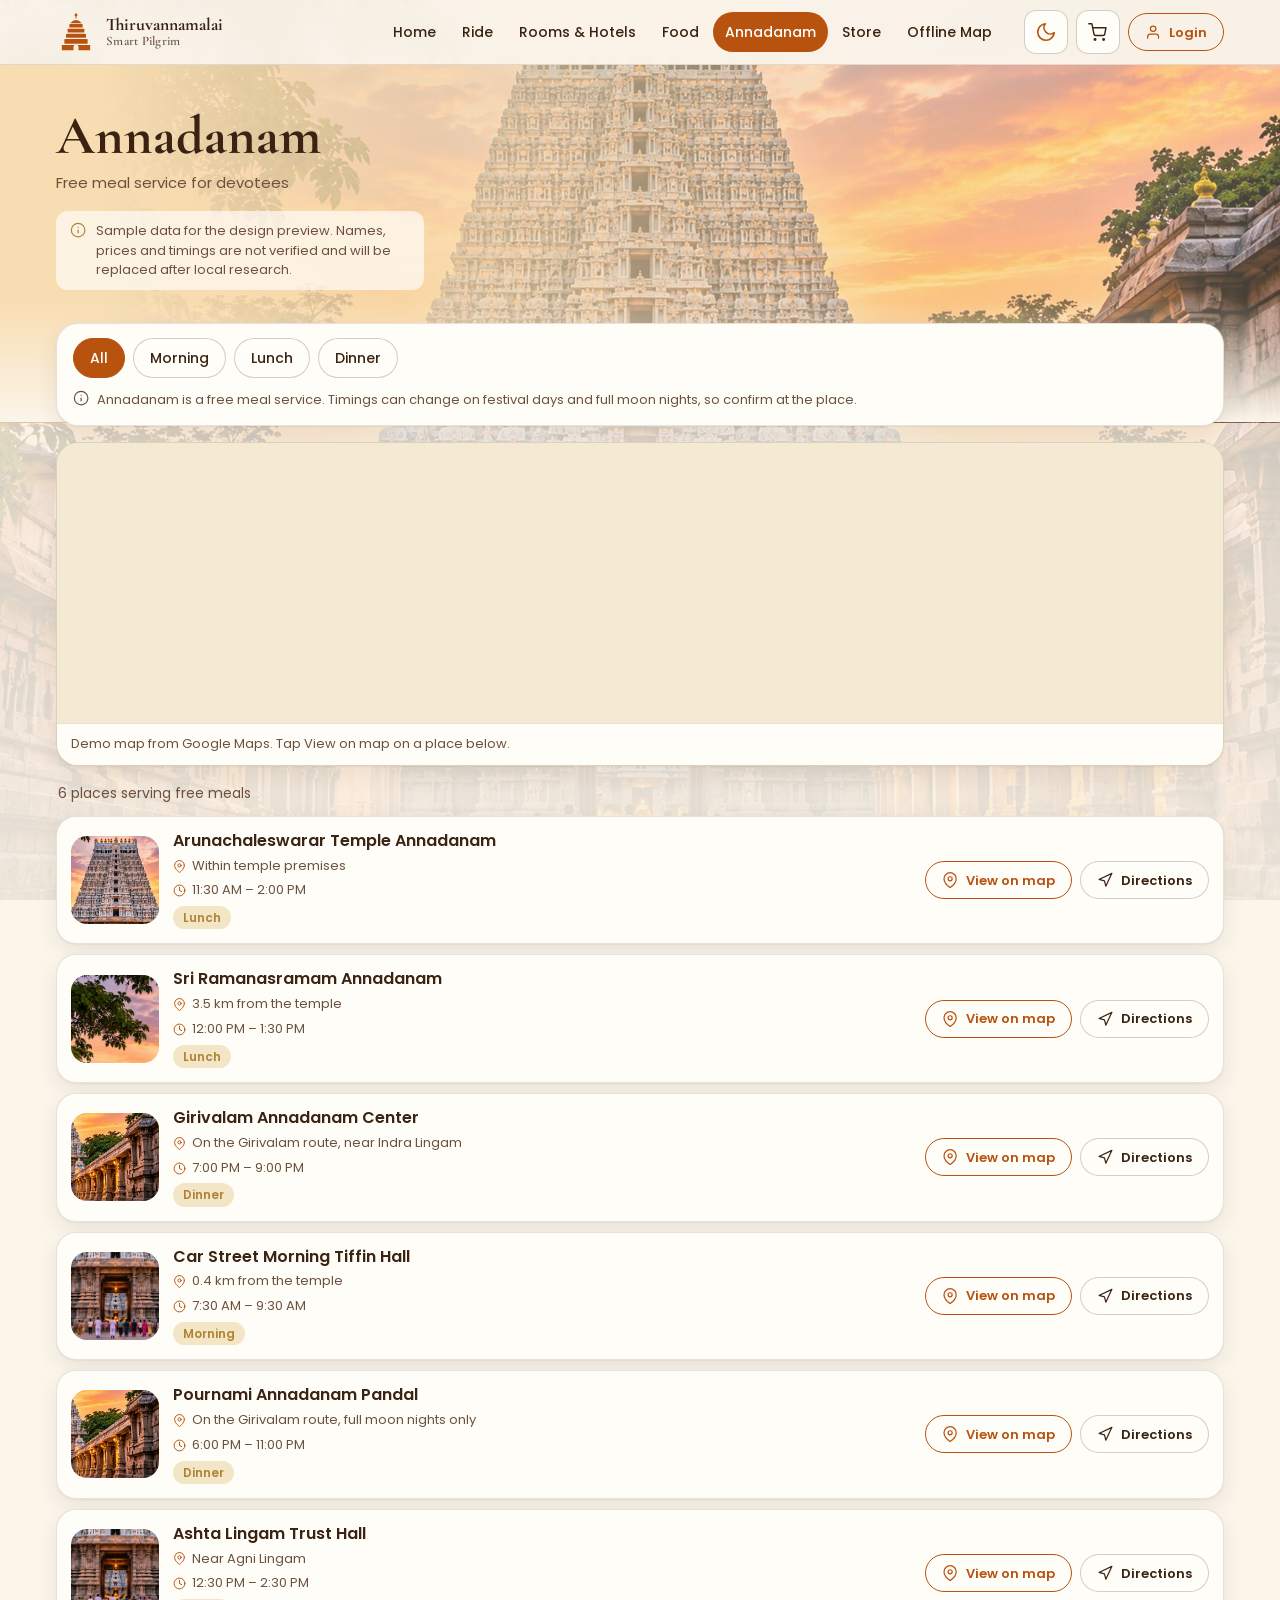
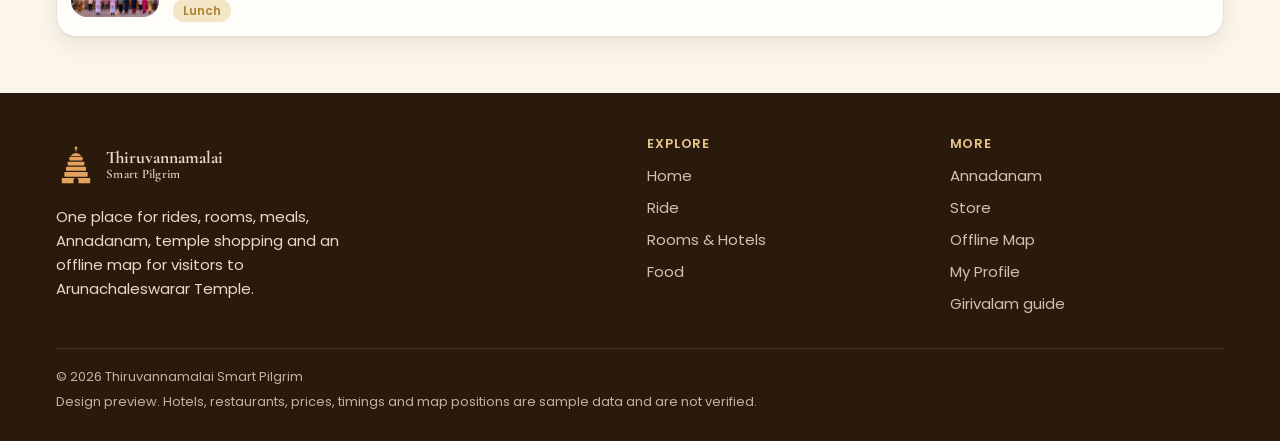
<file: smart-pilgrim/annadanam.html>
<!doctype html>
<html lang="en">
<head>
<meta charset="utf-8">
<meta name="viewport" content="width=device-width, initial-scale=1, viewport-fit=cover">
<title>Annadanam | Thiruvannamalai Smart Pilgrim</title>
<meta name="page" content="annadanam">
<meta name="description" content="Free meal service for devotees">
<link rel="preconnect" href="https://fonts.googleapis.com">
<link rel="preconnect" href="https://fonts.gstatic.com" crossorigin>
<link href="https://fonts.googleapis.com/css2?family=Cormorant+Garamond:wght@600;700&family=Noto+Serif+Tamil:wght@600&family=Poppins:wght@400;500;600;700&display=swap" rel="stylesheet">
<script>try{var t=JSON.parse(localStorage.getItem("sp:theme"));if(t==="light"||t==="dark")document.documentElement.setAttribute("data-theme",t)}catch(e){}</script>
<link rel="stylesheet" href="css/styles.css">
<link rel="stylesheet" href="css/pages.css">
</head>
<body>
<div id="app-header" style="min-height:65px"></div>

<main id="main">
  <section class="page-hero">
    <div class="container page-hero__inner">
      <h1>Annadanam</h1>
      <p>Free meal service for devotees</p>
      <div data-sample></div>
    </div>
  </section>
  <div class="container page-body" id="view"></div>
</main>

<div id="app-footer"></div>

<script src="js/common.js"></script>
<script src="js/art.js"></script>
<script src="js/data.js"></script>
<script src="js/data2.js"></script>
<script src="js/annadanam.js"></script>
</body>
</html>
</file>
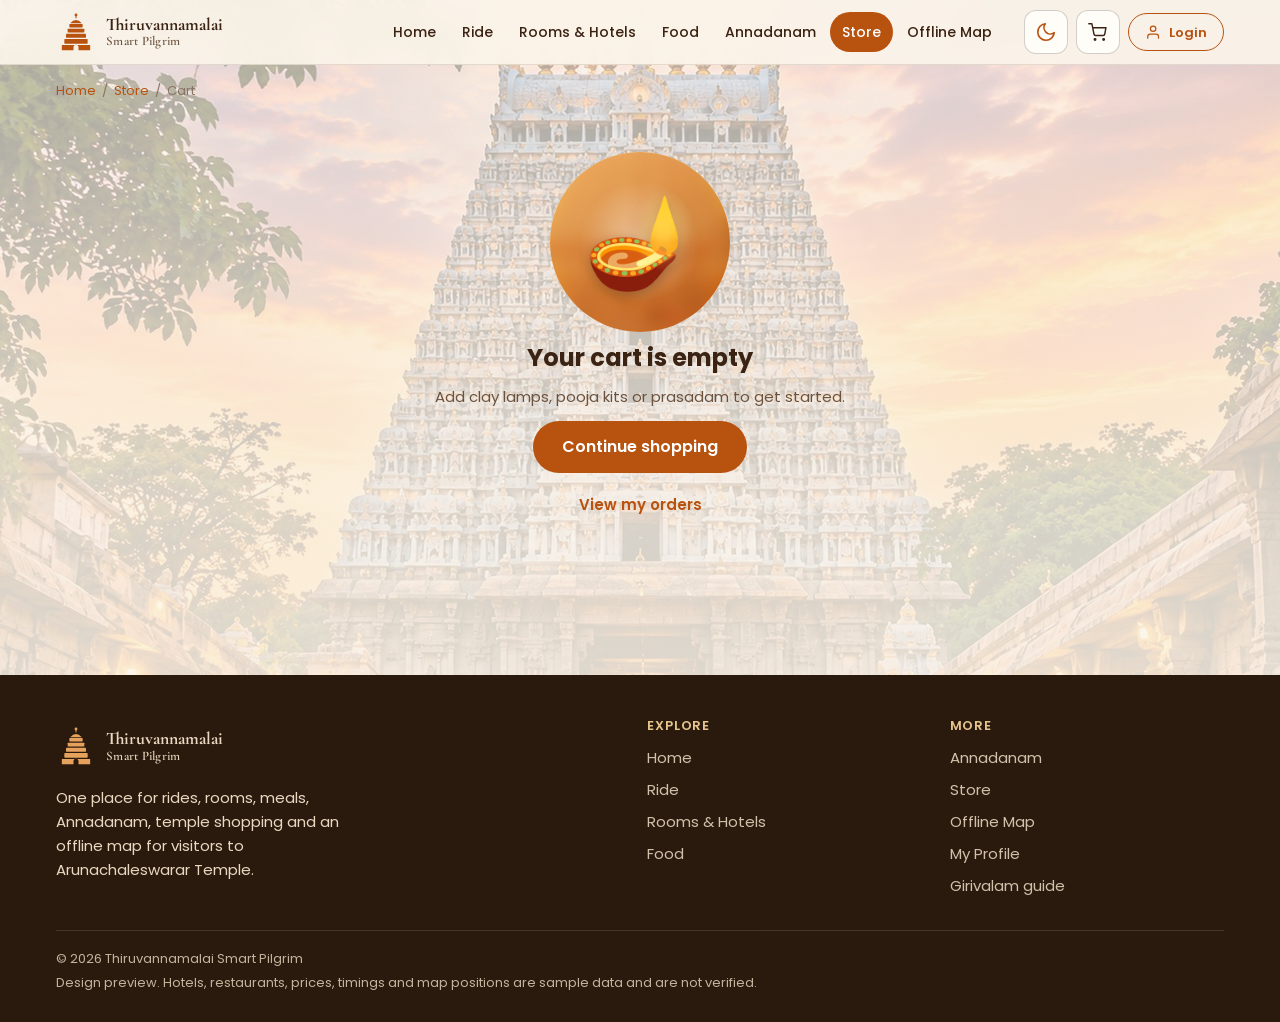
<file: smart-pilgrim/cart.html>
<!doctype html>
<html lang="en">
<head>
<meta charset="utf-8">
<meta name="viewport" content="width=device-width, initial-scale=1, viewport-fit=cover">
<title>Cart | Thiruvannamalai Smart Pilgrim</title>
<meta name="page" content="store">
<meta name="description" content="Your cart and orders">
<link rel="preconnect" href="https://fonts.googleapis.com">
<link rel="preconnect" href="https://fonts.gstatic.com" crossorigin>
<link href="https://fonts.googleapis.com/css2?family=Cormorant+Garamond:wght@600;700&family=Noto+Serif+Tamil:wght@600&family=Poppins:wght@400;500;600;700&display=swap" rel="stylesheet">
<script>try{var t=JSON.parse(localStorage.getItem("sp:theme"));if(t==="light"||t==="dark")document.documentElement.setAttribute("data-theme",t)}catch(e){}</script>
<link rel="stylesheet" href="css/styles.css">
<link rel="stylesheet" href="css/pages.css">
</head>
<body class="page-shop">
<div id="app-header" style="min-height:65px"></div>

<main id="main">
  <div id="view"></div>
</main>

<div id="app-footer"></div>

<script src="js/common.js"></script>
<script src="js/art.js"></script>
<script src="js/data.js"></script>
<script src="js/data2.js"></script>
<script src="js/shop.js"></script>
<script src="js/cart.js"></script>
</body>
</html>
</file>
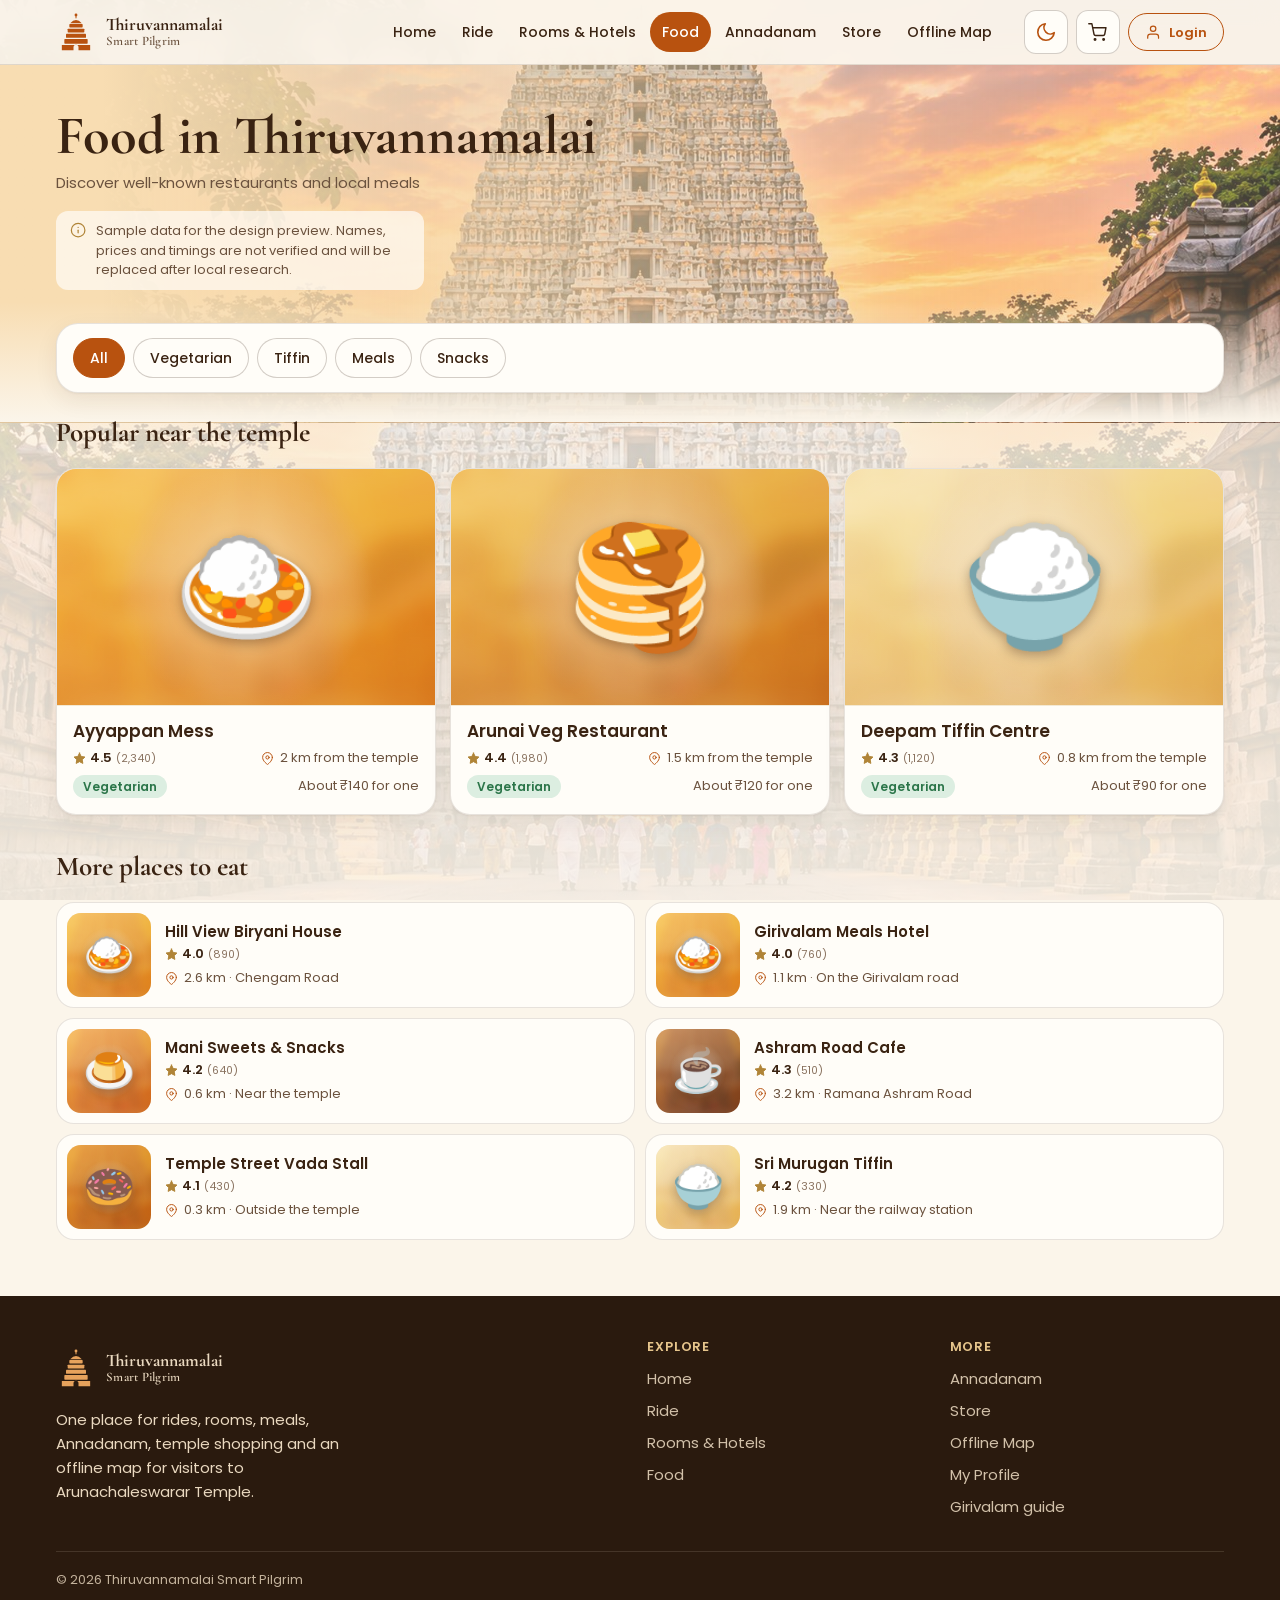
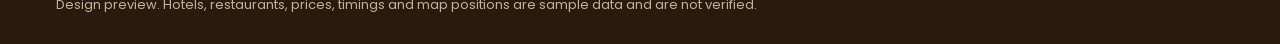
<file: smart-pilgrim/food.html>
<!doctype html>
<html lang="en">
<head>
<meta charset="utf-8">
<meta name="viewport" content="width=device-width, initial-scale=1, viewport-fit=cover">
<title>Food | Thiruvannamalai Smart Pilgrim</title>
<meta name="page" content="food">
<meta name="description" content="Discover well-known restaurants and local meals">
<link rel="preconnect" href="https://fonts.googleapis.com">
<link rel="preconnect" href="https://fonts.gstatic.com" crossorigin>
<link href="https://fonts.googleapis.com/css2?family=Cormorant+Garamond:wght@600;700&family=Noto+Serif+Tamil:wght@600&family=Poppins:wght@400;500;600;700&display=swap" rel="stylesheet">
<script>try{var t=JSON.parse(localStorage.getItem("sp:theme"));if(t==="light"||t==="dark")document.documentElement.setAttribute("data-theme",t)}catch(e){}</script>
<link rel="stylesheet" href="css/styles.css">
<link rel="stylesheet" href="css/pages.css">
</head>
<body>
<div id="app-header" style="min-height:65px"></div>

<main id="main">
  <section class="page-hero">
    <div class="container page-hero__inner">
      <h1>Food in Thiruvannamalai</h1>
      <p>Discover well-known restaurants and local meals</p>
      <div data-sample></div>
    </div>
  </section>
  <div class="container page-body" id="view"></div>
</main>

<div id="app-footer"></div>

<script src="js/common.js"></script>
<script src="js/art.js"></script>
<script src="js/data.js"></script>
<script src="js/data2.js"></script>
<script src="js/food.js"></script>
</body>
</html>
</file>
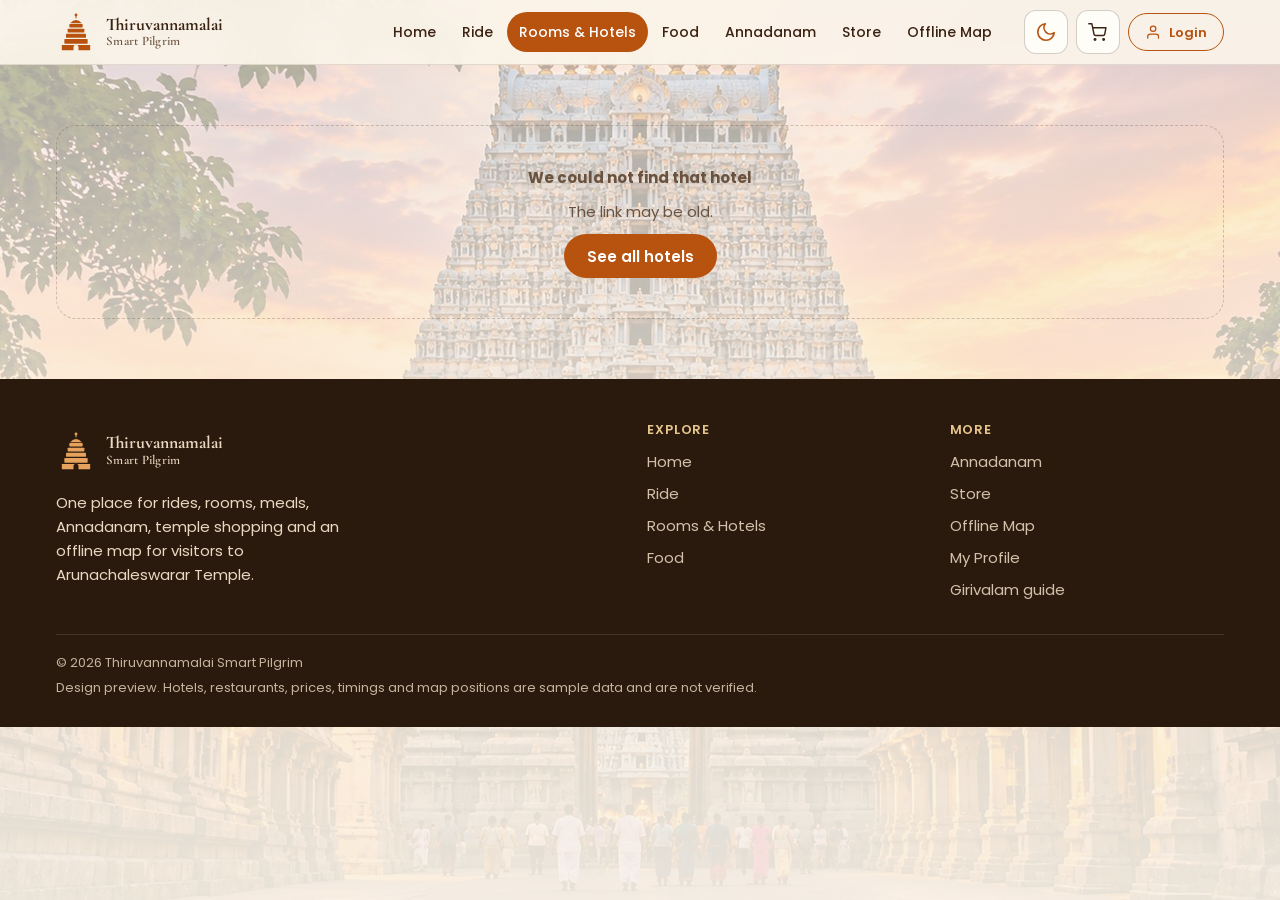
<file: smart-pilgrim/hotel.html>
<!doctype html>
<html lang="en">
<head>
<meta charset="utf-8">
<meta name="viewport" content="width=device-width, initial-scale=1, viewport-fit=cover">
<title>Hotel details | Thiruvannamalai Smart Pilgrim</title>
<meta name="page" content="rooms">
<meta name="description" content="Hotel details, rooms and booking">
<link rel="preconnect" href="https://fonts.googleapis.com">
<link rel="preconnect" href="https://fonts.gstatic.com" crossorigin>
<link href="https://fonts.googleapis.com/css2?family=Cormorant+Garamond:wght@600;700&family=Noto+Serif+Tamil:wght@600&family=Poppins:wght@400;500;600;700&display=swap" rel="stylesheet">
<script>try{var t=JSON.parse(localStorage.getItem("sp:theme"));if(t==="light"||t==="dark")document.documentElement.setAttribute("data-theme",t)}catch(e){}</script>
<link rel="stylesheet" href="css/styles.css">
<link rel="stylesheet" href="css/pages.css">
</head>
<body class="page-stay">
<div id="app-header" style="min-height:65px"></div>

<main id="main">
  <div id="view"></div>
</main>

<div id="app-footer"></div>

<script src="js/common.js"></script>
<script src="js/art.js"></script>
<script src="js/data.js"></script>
<script src="js/data2.js"></script>
<script src="js/stay.js"></script>
<script src="js/hotel.js"></script>
</body>
</html>
</file>
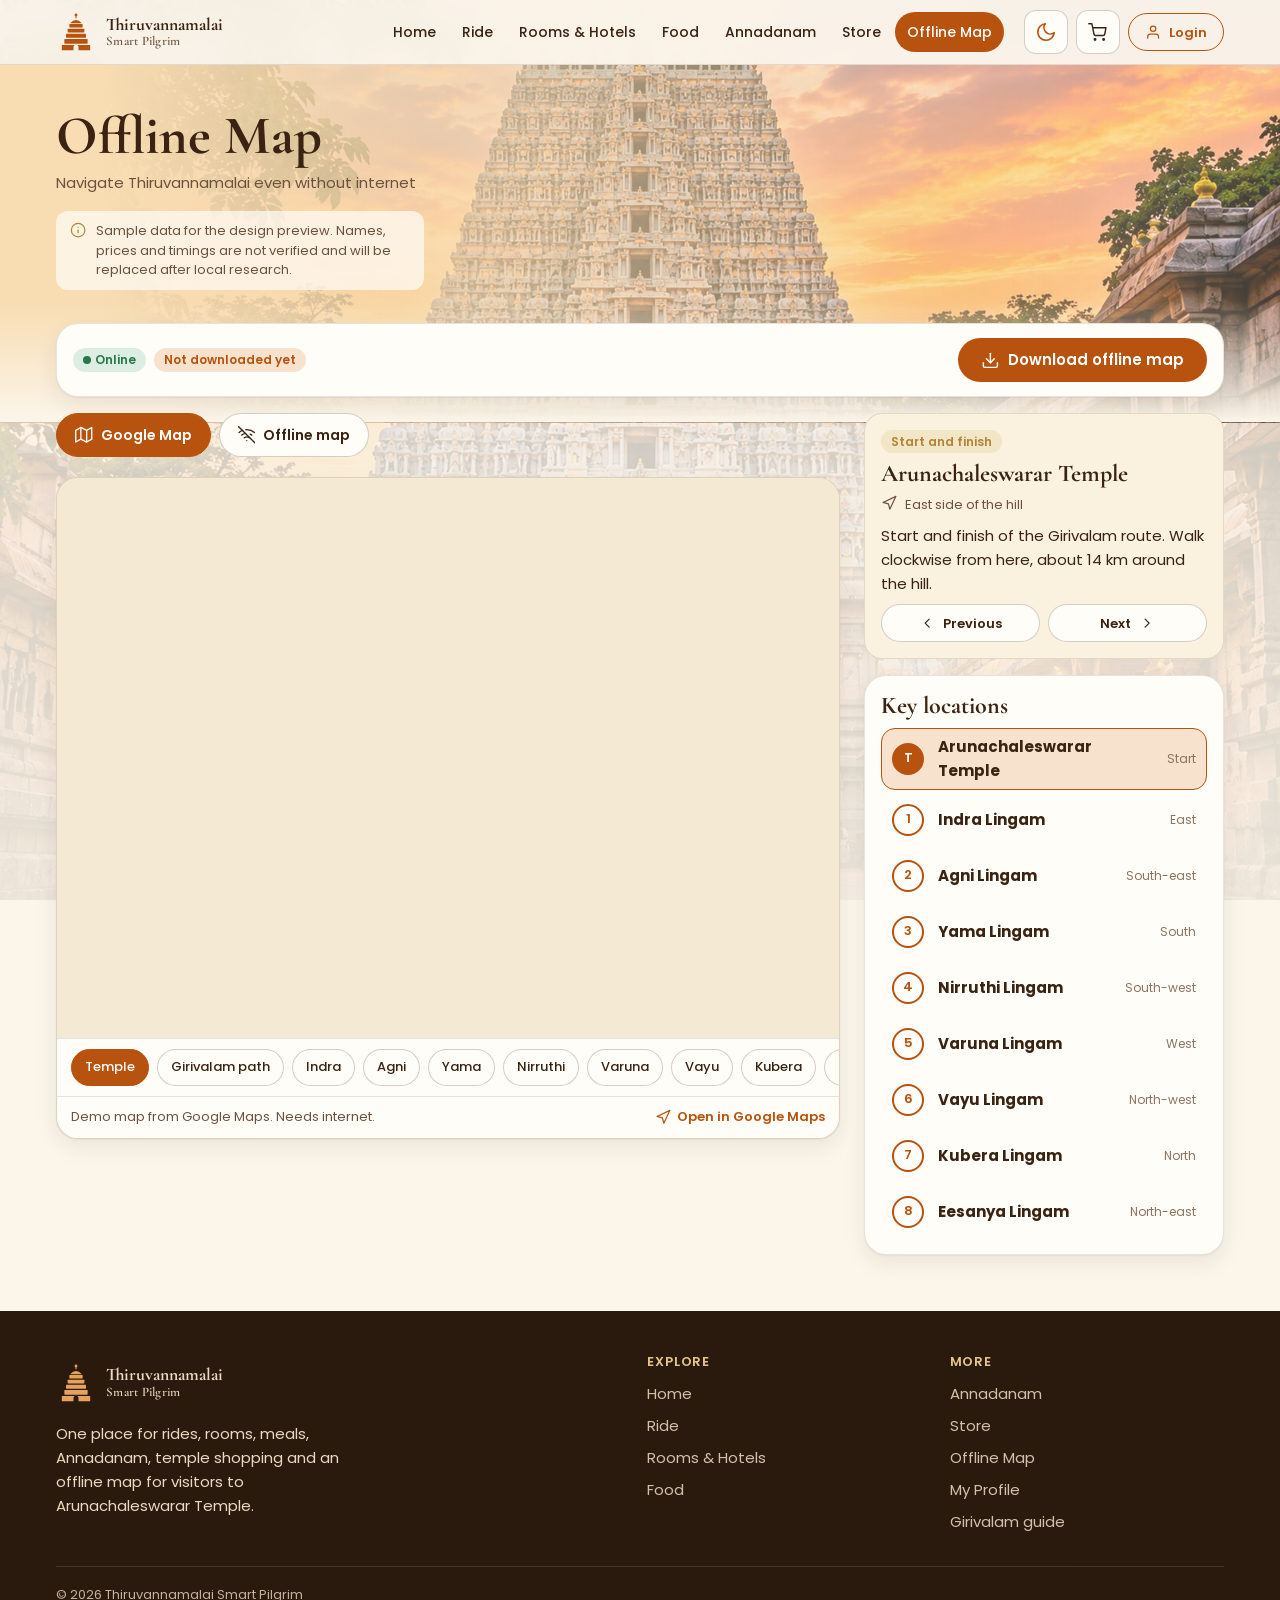
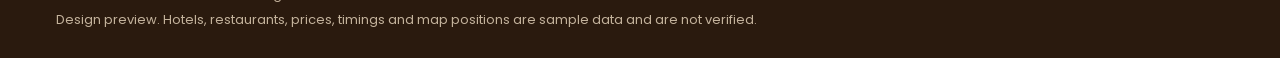
<file: smart-pilgrim/map.html>
<!doctype html>
<html lang="en">
<head>
<meta charset="utf-8">
<meta name="viewport" content="width=device-width, initial-scale=1, viewport-fit=cover">
<title>Offline Map | Thiruvannamalai Smart Pilgrim</title>
<meta name="page" content="map">
<meta name="description" content="Navigate Thiruvannamalai even without internet">
<link rel="preconnect" href="https://fonts.googleapis.com">
<link rel="preconnect" href="https://fonts.gstatic.com" crossorigin>
<link href="https://fonts.googleapis.com/css2?family=Cormorant+Garamond:wght@600;700&family=Noto+Serif+Tamil:wght@600&family=Poppins:wght@400;500;600;700&display=swap" rel="stylesheet">
<script>try{var t=JSON.parse(localStorage.getItem("sp:theme"));if(t==="light"||t==="dark")document.documentElement.setAttribute("data-theme",t)}catch(e){}</script>
<link rel="stylesheet" href="css/styles.css">
<link rel="stylesheet" href="css/pages.css">
</head>
<body>
<div id="app-header" style="min-height:65px"></div>

<main id="main">
  <section class="page-hero">
    <div class="container page-hero__inner">
      <h1>Offline Map</h1>
      <p>Navigate Thiruvannamalai even without internet</p>
      <div data-sample></div>
    </div>
  </section>
  <div class="container page-body" id="view"></div>
</main>

<div id="app-footer"></div>

<script src="js/common.js"></script>
<script src="js/art.js"></script>
<script src="js/data.js"></script>
<script src="js/data2.js"></script>
<script src="js/map.js"></script>
</body>
</html>
</file>
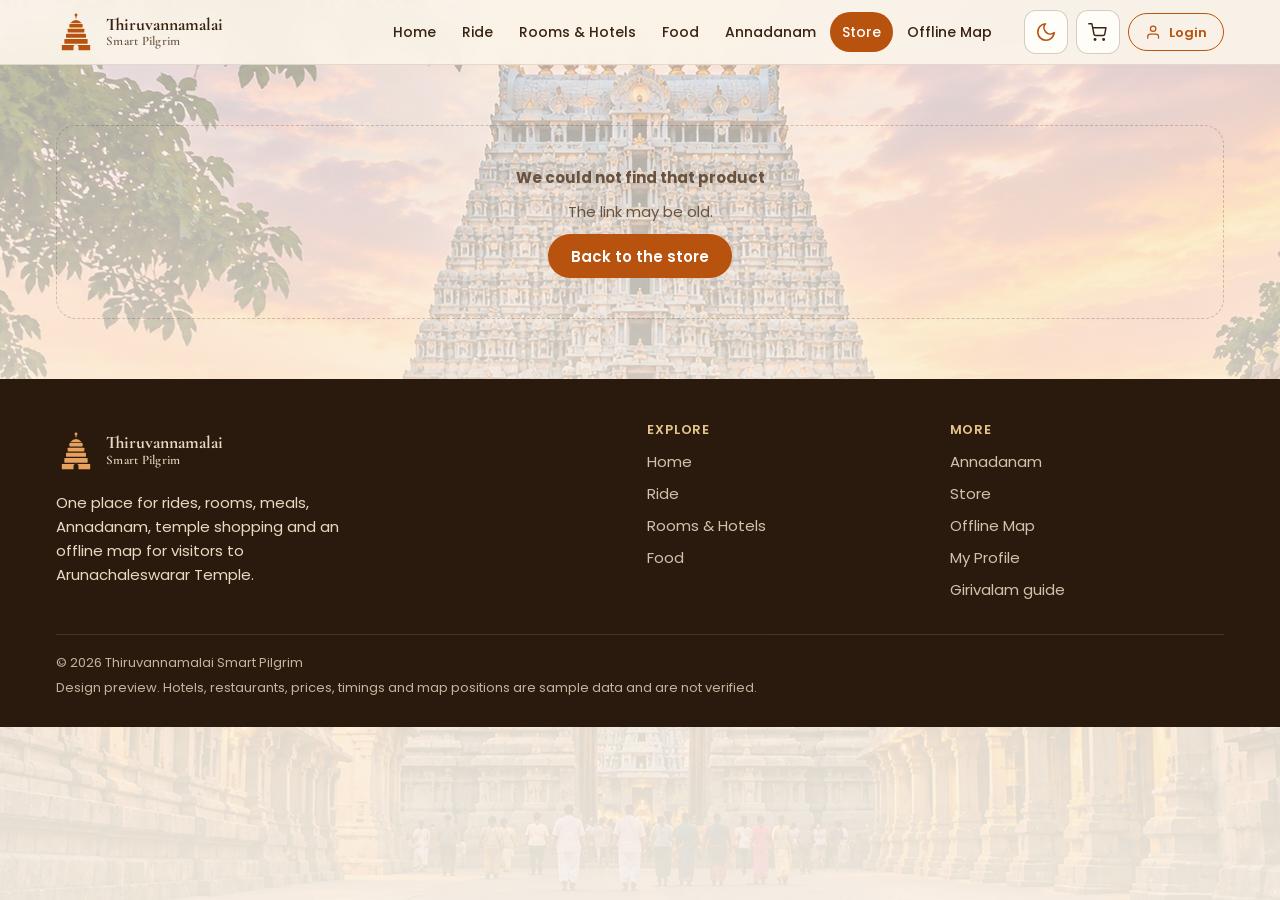
<file: smart-pilgrim/product.html>
<!doctype html>
<html lang="en">
<head>
<meta charset="utf-8">
<meta name="viewport" content="width=device-width, initial-scale=1, viewport-fit=cover">
<title>Product | Thiruvannamalai Smart Pilgrim</title>
<meta name="page" content="store">
<meta name="description" content="Product details">
<link rel="preconnect" href="https://fonts.googleapis.com">
<link rel="preconnect" href="https://fonts.gstatic.com" crossorigin>
<link href="https://fonts.googleapis.com/css2?family=Cormorant+Garamond:wght@600;700&family=Noto+Serif+Tamil:wght@600&family=Poppins:wght@400;500;600;700&display=swap" rel="stylesheet">
<script>try{var t=JSON.parse(localStorage.getItem("sp:theme"));if(t==="light"||t==="dark")document.documentElement.setAttribute("data-theme",t)}catch(e){}</script>
<link rel="stylesheet" href="css/styles.css">
<link rel="stylesheet" href="css/pages.css">
</head>
<body class="page-shop">
<div id="app-header" style="min-height:65px"></div>

<main id="main">
  <div id="view"></div>
</main>

<div id="app-footer"></div>

<script src="js/common.js"></script>
<script src="js/art.js"></script>
<script src="js/data.js"></script>
<script src="js/data2.js"></script>
<script src="js/shop.js"></script>
<script src="js/product.js"></script>
</body>
</html>
</file>
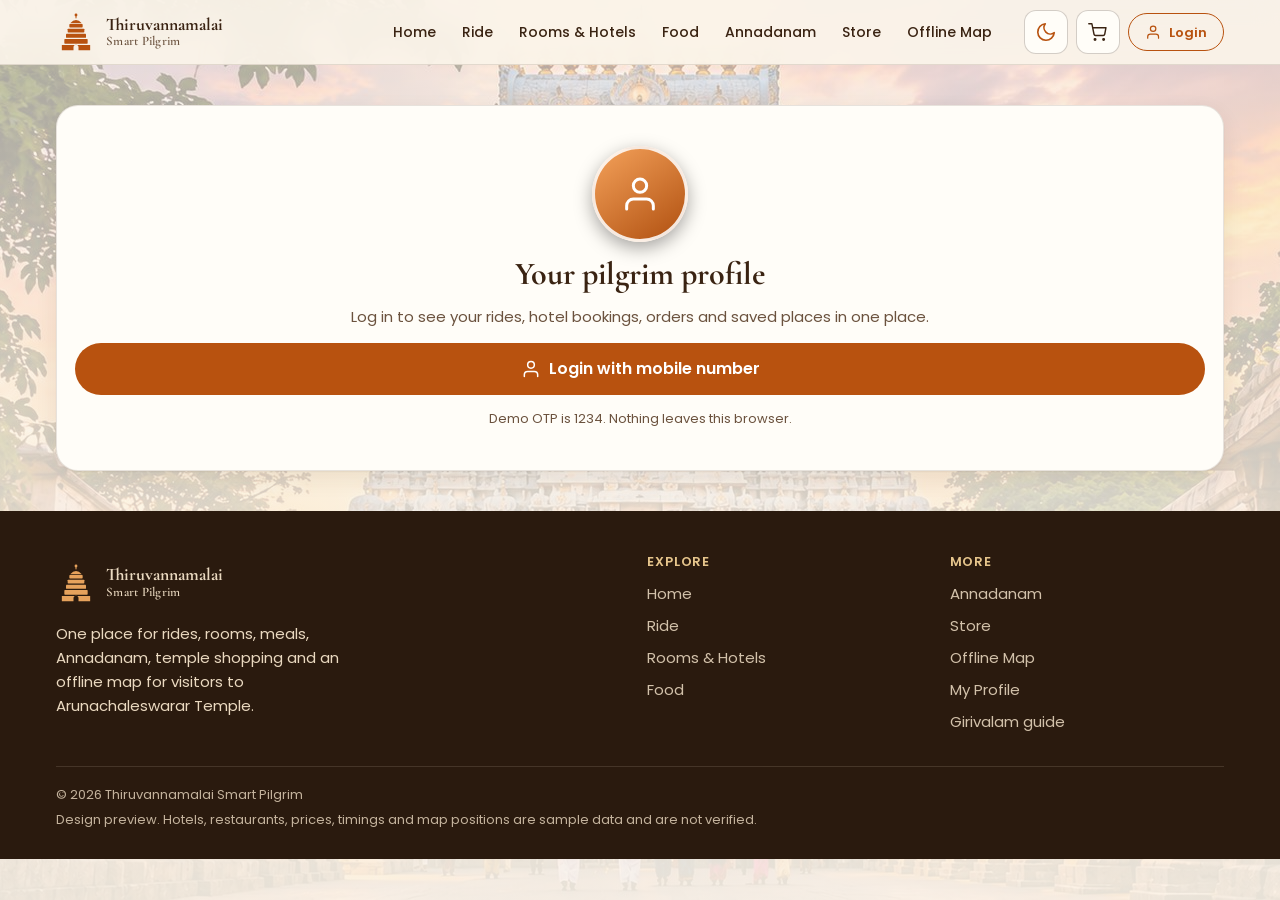
<file: smart-pilgrim/profile.html>
<!doctype html>
<html lang="en">
<head>
<meta charset="utf-8">
<meta name="viewport" content="width=device-width, initial-scale=1, viewport-fit=cover">
<title>My profile | Thiruvannamalai Smart Pilgrim</title>
<meta name="page" content="profile">
<meta name="description" content="Your Smart Pilgrim profile, trips, bookings, orders and settings">
<link rel="preconnect" href="https://fonts.googleapis.com">
<link rel="preconnect" href="https://fonts.gstatic.com" crossorigin>
<link href="https://fonts.googleapis.com/css2?family=Cormorant+Garamond:wght@600;700&family=Noto+Serif+Tamil:wght@600&family=Poppins:wght@400;500;600;700&display=swap" rel="stylesheet">
<script>try{var t=JSON.parse(localStorage.getItem("sp:theme"));if(t==="light"||t==="dark")document.documentElement.setAttribute("data-theme",t)}catch(e){}</script>
<link rel="stylesheet" href="css/styles.css">
<link rel="stylesheet" href="css/pages.css">
</head>
<body class="page-profile">
<div id="app-header" style="min-height:65px"></div>

<main id="main">
  <div id="view"></div>
</main>

<div id="app-footer"></div>

<script src="js/common.js"></script>
<script src="js/art.js"></script>
<script src="js/data.js"></script>
<script src="js/data2.js"></script>
<script src="js/profile.js"></script>
</body>
</html>
</file>
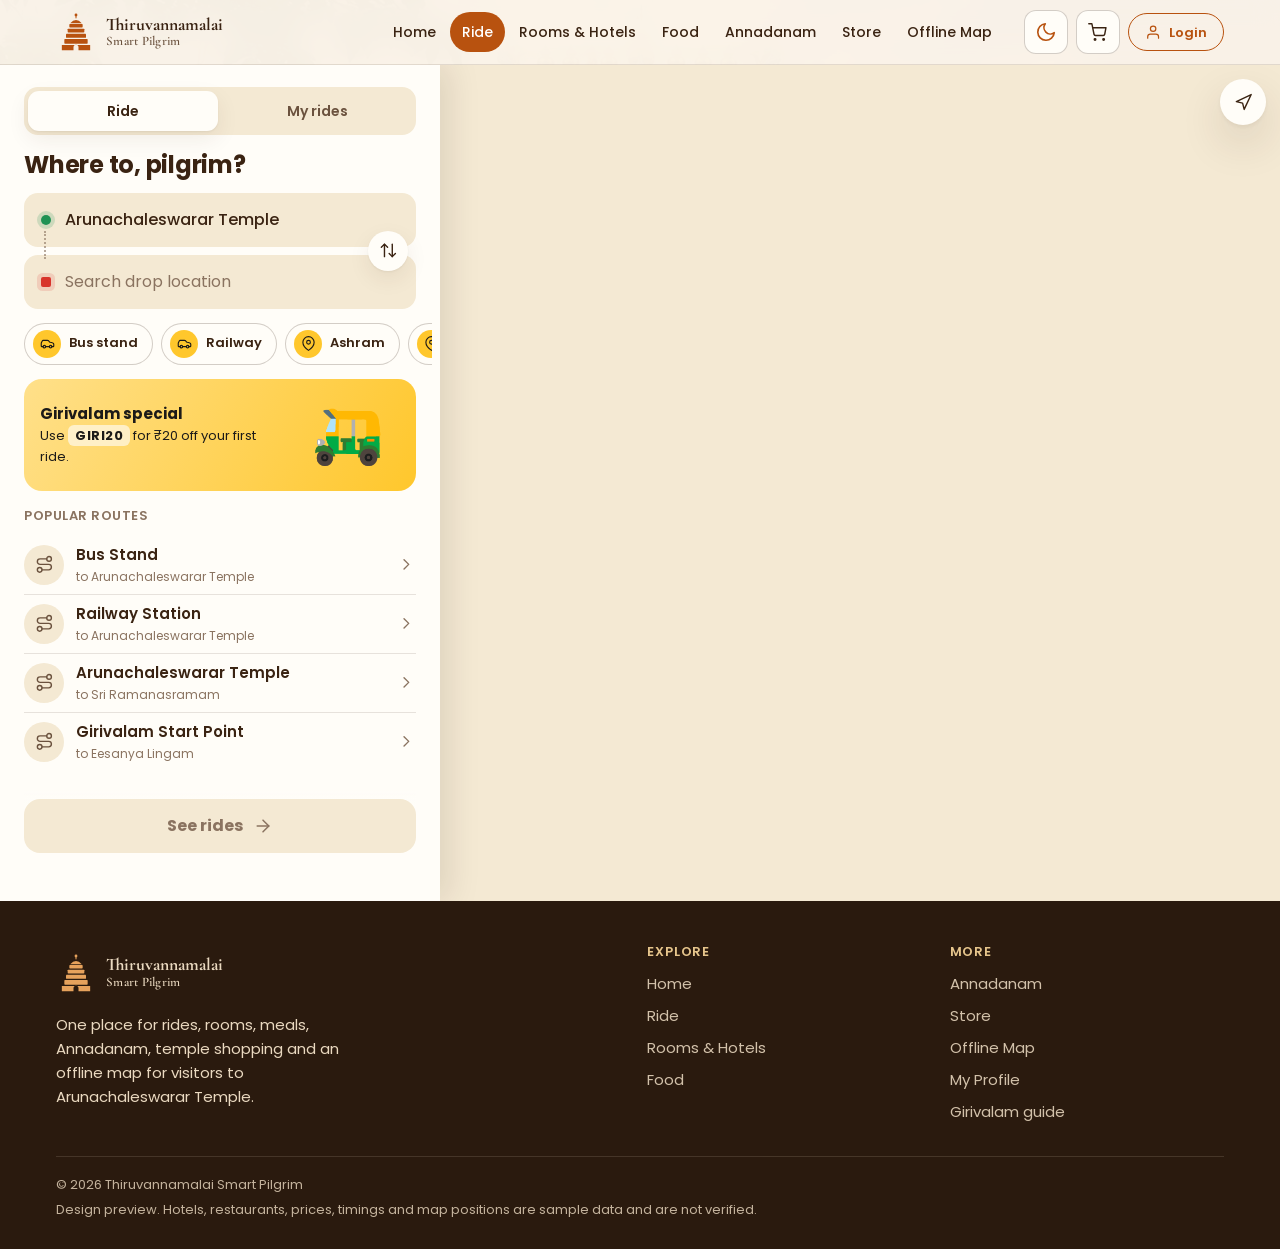
<file: smart-pilgrim/ride.html>
<!doctype html>
<html lang="en">
<head>
<meta charset="utf-8">
<meta name="viewport" content="width=device-width, initial-scale=1, viewport-fit=cover">
<title>Book a Ride | Thiruvannamalai Smart Pilgrim</title>
<meta name="page" content="ride">
<meta name="description" content="Auto, share auto, bike and cab around Thiruvannamalai">
<link rel="preconnect" href="https://fonts.googleapis.com">
<link rel="preconnect" href="https://fonts.gstatic.com" crossorigin>
<link href="https://fonts.googleapis.com/css2?family=Cormorant+Garamond:wght@600;700&family=Noto+Serif+Tamil:wght@600&family=Poppins:wght@400;500;600;700&display=swap" rel="stylesheet">
<script>try{var t=JSON.parse(localStorage.getItem("sp:theme"));if(t==="light"||t==="dark")document.documentElement.setAttribute("data-theme",t)}catch(e){}</script>
<link rel="stylesheet" href="css/styles.css">
<link rel="stylesheet" href="css/pages.css">
</head>
<body class="page-ride">
<div id="app-header" style="min-height:65px"></div>

<main id="main">
  <div id="view"></div>
</main>

<div id="app-footer"></div>

<script src="js/common.js"></script>
<script src="js/art.js"></script>
<script src="js/data.js"></script>
<script src="js/data2.js"></script>
<script src="js/ride.js"></script>
</body>
</html>
</file>
<file: smart-pilgrim/css/styles.css>
/* ==========================================================================
   Thiruvannamalai Smart Pilgrim — shared stylesheet
   Layout concept: mobile-first. One column on phones with a bottom tab bar,
   two columns on tablets, full header navigation and side panels on desktop.
   Breakpoints: 600 (sm) · 768 (md, tab bar hides) · 1080 (lg, header nav shows)
   ========================================================================== */

:root {
  /* Palette: cream, sand, muted saffron, dark brown, gold used sparingly */
  --bg: #FBF5EA;
  --bg-2: #F4E9D3;
  --surface: #FFFDF8;
  --surface-2: #FAF1DF;
  --ink: #3A2312;
  --ink-2: #6B523E;
  --ink-3: #8A7360;
  --line: rgba(58, 35, 18, .12);
  --line-2: rgba(58, 35, 18, .22);
  --brand: #B8520F;
  --brand-2: #9A430A;
  --brand-ink: #FFFFFF;
  --brand-soft: #F7E3CD;
  --gold: #B08437;
  --gold-soft: #F3E6C6;
  --ok: #2B7549;
  --ok-soft: #DCEEE1;
  --warn: #8F6200;
  --warn-soft: #F8EBC8;
  --bad: #B3261E;
  --bad-soft: #F8DBD7;
  --header-bg: rgba(251, 245, 234, .92);
  --hero-a: #F8DDB2;
  --hero-b: #FCEBD0;
  --footer-bg: #2A1A0E;
  --footer-ink: #EAD9C0;
  --map-bg: #F2E8D2;
  --map-hill-1: #C9C08C;
  --map-hill-2: #B4AE78;
  --map-hill-3: #9C9A66;
  --map-grid: rgba(58, 35, 18, .07);
  --art-dim: 1;
  --shadow: 0 1px 2px rgba(58, 35, 18, .06), 0 8px 22px rgba(58, 35, 18, .08);
  --shadow-lg: 0 2px 4px rgba(58, 35, 18, .06), 0 18px 44px rgba(58, 35, 18, .14);

  --font-display: "Cormorant Garamond", "Iowan Old Style", "Palatino Linotype", Georgia, serif;
  --font-body: "Poppins", system-ui, -apple-system, "Segoe UI", Roboto, sans-serif;
  --font-ta: "Noto Serif Tamil", "Latha", serif;

  --r-sm: 10px;
  --r-md: 16px;
  --r-lg: 22px;
  --gutter: 16px;
  --header-h: 64px;
  --tabbar-h: 60px;
}

@media (prefers-color-scheme: dark) {
  :root:not([data-theme="light"]) {
    --bg: #17100A;
    --bg-2: #1F160E;
    --surface: #261A11;
    --surface-2: #2E2016;
    --ink: #F4E8D6;
    --ink-2: #CDB89C;
    --ink-3: #A58F77;
    --line: rgba(244, 232, 214, .13);
    --line-2: rgba(244, 232, 214, .26);
    --brand: #E98C3C;
    --brand-2: #F4A15A;
    --brand-ink: #1B0F05;
    --brand-soft: #3C2715;
    --gold: #D9AE5C;
    --gold-soft: #3A2E17;
    --ok: #6CC48D;
    --ok-soft: #1D3226;
    --warn: #E6B84F;
    --warn-soft: #3A2D10;
    --bad: #F08A82;
    --bad-soft: #3D1D1A;
    --header-bg: rgba(23, 16, 10, .92);
    --hero-a: #2A1B10;
    --hero-b: #1F160E;
    --footer-bg: #0F0905;
    --footer-ink: #D9C7AC;
    --map-bg: #21170F;
    --map-hill-1: #4B4A2E;
    --map-hill-2: #424128;
    --map-hill-3: #393821;
    --map-grid: rgba(244, 232, 214, .06);
    --art-dim: .78;
    --shadow: 0 1px 2px rgba(0, 0, 0, .3), 0 8px 22px rgba(0, 0, 0, .35);
    --shadow-lg: 0 2px 4px rgba(0, 0, 0, .35), 0 18px 44px rgba(0, 0, 0, .5);
    color-scheme: dark;
  }
}

:root[data-theme="dark"] {
  --bg: #17100A;
  --bg-2: #1F160E;
  --surface: #261A11;
  --surface-2: #2E2016;
  --ink: #F4E8D6;
  --ink-2: #CDB89C;
  --ink-3: #A58F77;
  --line: rgba(244, 232, 214, .13);
  --line-2: rgba(244, 232, 214, .26);
  --brand: #E98C3C;
  --brand-2: #F4A15A;
  --brand-ink: #1B0F05;
  --brand-soft: #3C2715;
  --gold: #D9AE5C;
  --gold-soft: #3A2E17;
  --ok: #6CC48D;
  --ok-soft: #1D3226;
  --warn: #E6B84F;
  --warn-soft: #3A2D10;
  --bad: #F08A82;
  --bad-soft: #3D1D1A;
  --header-bg: rgba(23, 16, 10, .92);
  --hero-a: #2A1B10;
  --hero-b: #1F160E;
  --footer-bg: #0F0905;
  --footer-ink: #D9C7AC;
  --map-bg: #21170F;
  --map-hill-1: #4B4A2E;
  --map-hill-2: #424128;
  --map-hill-3: #393821;
  --map-grid: rgba(244, 232, 214, .06);
  --art-dim: .78;
  --shadow: 0 1px 2px rgba(0, 0, 0, .3), 0 8px 22px rgba(0, 0, 0, .35);
  --shadow-lg: 0 2px 4px rgba(0, 0, 0, .35), 0 18px 44px rgba(0, 0, 0, .5);
  color-scheme: dark;
}

/* ---------- Base ---------- */
*, *::before, *::after { box-sizing: border-box; }
:root {
  padding-top: env(safe-area-inset-top, 0px);
  padding-bottom: env(safe-area-inset-bottom, 0px);
  -webkit-text-size-adjust: 100%;
  scroll-behavior: smooth;
  scroll-padding-top: calc(var(--header-h) + 12px);
}
[hidden] { display: none !important; }
html.has-layer { overflow: hidden; }
body {
  margin: 0;
  background: var(--bg);
  color: var(--ink);
  font: 400 .9375rem/1.6 var(--font-body);
  -webkit-font-smoothing: antialiased;
  overflow-x: hidden;
}
body::before {
  content: "";
  position: fixed;
  inset: 0 0 auto;
  height: env(safe-area-inset-top, 0px);
  z-index: 10;
  background: var(--bg);
}
img, svg { max-width: 100%; }
h1, h2, h3, h4, p, ul, ol, figure { margin: 0; }
ul, ol { padding: 0; list-style: none; }
a { color: inherit; text-decoration: none; }
button, input, select, textarea { font: inherit; color: inherit; }
button { cursor: pointer; }
h1, h2, h3 { text-wrap: balance; }
:focus-visible { outline: 2px solid var(--brand); outline-offset: 2px; border-radius: 6px; }
.sr-only { position: absolute; width: 1px; height: 1px; padding: 0; margin: -1px; overflow: hidden; clip: rect(0 0 0 0); white-space: nowrap; border: 0; }
.skip { position: absolute; left: 12px; top: -60px; z-index: 200; background: var(--brand); color: var(--brand-ink); padding: 10px 16px; border-radius: 999px; font-weight: 600; }
.skip:focus { top: 12px; }
.i { width: 1.25em; height: 1.25em; flex: none; }
.muted { color: var(--ink-2); }
.small { font-size: .8125rem; }
.tnum { font-variant-numeric: tabular-nums; }

.container {
  width: 100%;
  max-width: 1200px;
  margin-inline: auto;
  padding-left: max(var(--gutter), env(safe-area-inset-left, 0px));
  padding-right: max(var(--gutter), env(safe-area-inset-right, 0px));
}
.section { padding-block: clamp(40px, 7vw, 84px); }
.section--tint { background: var(--bg-2); }
.section__head { display: grid; gap: 8px; max-width: 640px; margin-bottom: 28px; }
.display { font-family: var(--font-display); font-weight: 700; line-height: 1.05; letter-spacing: -.005em; }
.h2 { font-family: var(--font-display); font-weight: 700; font-size: clamp(1.9rem, 4.6vw, 2.75rem); line-height: 1.08; }
.h3 { font-family: var(--font-display); font-weight: 700; font-size: 1.5rem; line-height: 1.15; }
.lede { font-size: 1rem; color: var(--ink-2); max-width: 60ch; }

/* ---------- Buttons, chips, badges ---------- */
.btn {
  display: inline-flex; align-items: center; justify-content: center; gap: 8px;
  min-height: 44px; padding: 0 22px; border-radius: 999px;
  border: 1.5px solid transparent; background: none;
  font: 600 .9375rem/1 var(--font-body); white-space: nowrap;
  transition: background-color .15s, border-color .15s, color .15s, transform .08s;
}
.btn:active { transform: scale(.98); }
.btn[disabled] { opacity: .5; cursor: not-allowed; }
.btn--primary { background: var(--brand); color: var(--brand-ink); }
.btn--primary:hover:not([disabled]) { background: var(--brand-2); }
.btn--outline { border-color: var(--brand); color: var(--brand); background: transparent; }
.btn--outline:hover:not([disabled]) { background: var(--brand-soft); }
.btn--soft { background: var(--surface); border-color: var(--line-2); color: var(--ink); }
.btn--soft:hover:not([disabled]) { border-color: var(--brand); }
.btn--ghost { color: var(--ink-2); }
.btn--ghost:hover { color: var(--brand); }
.btn--block { display: flex; width: 100%; }
.btn--sm { min-height: 38px; padding: 0 16px; font-size: .8125rem; }
.btn--lg { min-height: 52px; font-size: 1rem; padding: 0 28px; }
.btn--icon { width: 44px; padding: 0; }

.chips { display: flex; flex-wrap: wrap; gap: 8px; }
.chip {
  display: inline-flex; align-items: center; gap: 6px; min-height: 40px; padding: 0 16px;
  border: 1.5px solid var(--line-2); border-radius: 999px; background: var(--surface);
  font-size: .875rem; font-weight: 500; color: var(--ink);
  transition: background-color .15s, border-color .15s;
}
.chip:hover { border-color: var(--brand); }
.chip[aria-pressed="true"], .chip.is-on { background: var(--brand); border-color: var(--brand); color: var(--brand-ink); }
.chip[disabled] { opacity: .55; cursor: not-allowed; border-style: dashed; }
.badge {
  display: inline-flex; align-items: center; gap: 4px; padding: 2px 10px; border-radius: 999px;
  font-size: .75rem; font-weight: 600; line-height: 1.6; background: var(--brand-soft); color: var(--brand);
}
.badge--ok { background: var(--ok-soft); color: var(--ok); }
.badge--warn { background: var(--warn-soft); color: var(--warn); }
.badge--bad { background: var(--bad-soft); color: var(--bad); }
.badge--gold { background: var(--gold-soft); color: var(--gold); }
.note {
  display: flex; gap: 10px; align-items: flex-start; padding: 10px 14px; border-radius: 12px;
  background: var(--gold-soft); color: var(--ink); font-size: .8125rem; line-height: 1.5; max-width: 62ch;
}
.note .i { color: var(--gold); margin-top: 1px; }
.rating { display: inline-flex; align-items: center; gap: 4px; font-weight: 600; font-size: .8125rem; }
.rating .i { color: var(--gold); fill: currentColor; width: 1em; height: 1em; }
.rating small { font-weight: 400; color: var(--ink-3); }
.metaline { display: flex; align-items: center; gap: 6px; font-size: .8125rem; color: var(--ink-2); }
.metaline .i { color: var(--brand); width: 1em; height: 1em; }

/* ---------- Forms ---------- */
.field { display: grid; gap: 6px; min-width: 0; }
.field > label, .label { font-size: .8125rem; font-weight: 500; color: var(--ink-2); }
.input, .select, .textarea {
  width: 100%; min-height: 48px; padding: 0 14px; border-radius: 12px;
  border: 1.5px solid var(--line-2); background: var(--surface); color: var(--ink); font-size: 1rem;
}
.textarea { padding: 12px 14px; min-height: 88px; resize: vertical; }
.select { appearance: none; padding-right: 38px; background-image: url("data:image/svg+xml,%3Csvg xmlns='http://www.w3.org/2000/svg' width='16' height='16' viewBox='0 0 24 24' fill='none' stroke='%238A7360' stroke-width='2.2' stroke-linecap='round' stroke-linejoin='round'%3E%3Cpolyline points='6 9 12 15 18 9'/%3E%3C/svg%3E"); background-repeat: no-repeat; background-position: right 12px center; }
.input:focus, .select:focus, .textarea:focus { outline: none; border-color: var(--brand); box-shadow: 0 0 0 3px var(--brand-soft); }
.input[aria-invalid="true"] { border-color: var(--bad); }
.field__error { color: var(--bad); font-size: .8125rem; min-height: 1.2em; }
.fields { display: grid; gap: 14px; grid-template-columns: 1fr; }
@media (min-width: 600px) { .fields--2 { grid-template-columns: 1fr 1fr; } }
.phone { display: flex; align-items: stretch; }
.phone__cc { display: grid; place-items: center; padding: 0 12px; border: 1.5px solid var(--line-2); border-right: 0; border-radius: 12px 0 0 12px; background: var(--surface-2); font-weight: 500; }
.phone .input { border-radius: 0 12px 12px 0; }
.otp { display: flex; gap: 10px; justify-content: center; }
.otp input { width: 56px; height: 60px; text-align: center; font-size: 1.5rem; font-weight: 600; border-radius: 14px; border: 1.5px solid var(--line-2); background: var(--surface); color: var(--ink); padding: 0; }
.otp input:focus { outline: none; border-color: var(--brand); box-shadow: 0 0 0 3px var(--brand-soft); }
.otp.is-error input { border-color: var(--bad); }

/* ---------- Media (illustrations / photos) ---------- */
.media { position: relative; overflow: hidden; background: var(--bg-2); }
.media > svg, .media > img { position: absolute; inset: 0; width: 100%; height: 100%; object-fit: cover; display: block; filter: brightness(var(--art-dim)); }

/* ---------- Header ---------- */
.site-header { position: sticky; top: env(safe-area-inset-top, 0px); z-index: 50; background: var(--header-bg); -webkit-backdrop-filter: blur(12px); backdrop-filter: blur(12px); border-bottom: 1px solid var(--line); min-height: var(--header-h); }
.header__inner { display: flex; align-items: center; gap: 12px; min-height: var(--header-h); }
.brand { display: flex; align-items: center; gap: 10px; min-width: 0; margin-right: auto; }
.brand__mark { width: 40px; height: 40px; flex: none; color: var(--brand); }
.brand__name { font-family: var(--font-display); font-weight: 700; font-size: 1.1rem; line-height: 1; color: var(--ink); display: grid; gap: 2px; }
.brand__name small { font: 600 .8125rem/1 var(--font-display); letter-spacing: .02em; color: var(--ink-2); }
.nav { display: none; align-items: center; gap: 2px; }
.nav a { display: inline-flex; align-items: center; min-height: 40px; padding: 0 12px; border-radius: 999px; font-size: .875rem; font-weight: 500; color: var(--ink); white-space: nowrap; transition: background-color .15s; }
.nav a:hover { background: var(--brand-soft); }
.nav a[aria-current="page"] { background: var(--brand); color: var(--brand-ink); }
.header__actions { display: flex; align-items: center; gap: 8px; }
.header__login { display: none; }
.menu-btn { display: inline-grid; place-items: center; width: 44px; height: 44px; border-radius: 12px; border: 1.5px solid var(--line-2); background: var(--surface); }
@media (min-width: 1080px) {
  .nav { display: flex; }
  .menu-btn { display: none; }
  .header__login { display: inline-flex; }
  .header__inner { gap: 20px; }
}
@media (min-width: 1080px) and (max-width: 1239px) { .nav a { padding: 0 9px; font-size: .8125rem; } }

/* Drawer (hamburger menu) */
.layer { position: fixed; inset: 0; z-index: 100; display: flex; align-items: flex-end; justify-content: center; }
.layer__backdrop { position: absolute; inset: 0; background: rgba(30, 16, 6, .55); animation: fade .18s ease-out; }
.layer--side { align-items: stretch; justify-content: flex-end; }
.sheet {
  position: relative; width: 100%; max-height: 92vh; max-height: 92dvh; overflow: auto; overscroll-behavior: contain;
  background: var(--surface); color: var(--ink); border-radius: 22px 22px 0 0; box-shadow: var(--shadow-lg);
  padding-bottom: env(safe-area-inset-bottom, 0px); animation: rise .24s cubic-bezier(.2, .8, .2, 1);
}
.sheet--side { width: min(100%, 440px); height: 100%; max-height: none; border-radius: 0; animation: slide .24s cubic-bezier(.2, .8, .2, 1); display: flex; flex-direction: column; }
.sheet--full { max-height: none; height: 100%; border-radius: 0; }
.sheet__head { position: sticky; top: 0; z-index: 3; display: flex; align-items: center; justify-content: space-between; gap: 12px; padding: 12px max(20px, env(safe-area-inset-right, 0px)) 12px max(20px, env(safe-area-inset-left, 0px)); background: var(--surface); border-bottom: 1px solid var(--line); }
.sheet__title { font-family: var(--font-display); font-weight: 700; font-size: 1.4rem; line-height: 1.1; }
.sheet__body { padding: 20px max(20px, env(safe-area-inset-right, 0px)) 24px max(20px, env(safe-area-inset-left, 0px)); display: grid; gap: 18px; }
.sheet__close { width: 40px; height: 40px; display: grid; place-items: center; border-radius: 50%; border: 1.5px solid var(--line-2); background: var(--surface); }
@keyframes fade { from { opacity: 0; } }
@keyframes rise { from { transform: translateY(24px); opacity: 0; } }
@keyframes slide { from { transform: translateX(32px); opacity: 0; } }
@media (min-width: 700px) {
  .layer:not(.layer--side) { align-items: center; padding: 24px; }
  .sheet:not(.sheet--side) { width: min(100%, 760px); border-radius: 24px; max-height: 90vh; max-height: 90dvh; }
}
.sheet--menu { width: min(88vw, 340px); }
.sheet--side .sheet__body { flex: 1 1 auto; align-content: start; }
.menu-body { flex: 1 1 auto; display: flex; flex-direction: column; }
.sheet__foot { margin-top: auto; position: sticky; bottom: 0; z-index: 3; background: var(--surface); border-top: 1px solid var(--line); padding: 16px max(20px, env(safe-area-inset-right, 0px)) 16px max(20px, env(safe-area-inset-left, 0px)); display: grid; gap: 12px; }
.sheet__foot:empty { display: none; }
.menu-list { display: grid; gap: 4px; padding: 14px max(14px, env(safe-area-inset-right, 0px)) 14px max(14px, env(safe-area-inset-left, 0px)); }
.menu-list a { display: flex; align-items: center; gap: 14px; min-height: 52px; padding: 0 14px; border-radius: 14px; font-weight: 500; }
.menu-list a .i { color: var(--brand); width: 1.4em; height: 1.4em; }
.menu-list a[aria-current="page"] { background: var(--brand); color: var(--brand-ink); }
.menu-list a[aria-current="page"] .i { color: inherit; }
.menu-foot { margin-top: auto; padding: 16px max(20px, env(safe-area-inset-right, 0px)) 20px max(20px, env(safe-area-inset-left, 0px)); border-top: 1px solid var(--line); display: grid; gap: 10px; }

/* Bottom tab bar (phones) */
.tabbar { display: none; position: fixed; left: 0; right: 0; bottom: 0; z-index: 40; background: var(--surface); border-top: 1px solid var(--line); padding: 6px max(6px, env(safe-area-inset-right, 0px)) calc(6px + env(safe-area-inset-bottom, 0px)) max(6px, env(safe-area-inset-left, 0px)); box-shadow: 0 -6px 20px rgba(58, 35, 18, .06); }
.tabbar a { display: grid; justify-items: center; gap: 2px; padding: 4px 2px; min-height: 48px; border-radius: 12px; font-size: .6875rem; font-weight: 500; color: var(--ink-2); }
.tabbar a .i { width: 22px; height: 22px; }
.tabbar a[aria-current="page"] { color: var(--brand); }
.tabbar a[aria-current="page"] .i { stroke-width: 2.3; }
@media (max-width: 767px) {
  .tabbar { display: grid; grid-template-columns: repeat(6, 1fr); }
  body { padding-bottom: 64px; }
}

/* Toast */
.toast { position: fixed; z-index: 150; left: 50%; bottom: 24px; transform: translate(-50%, 20px); max-width: min(92vw, 420px); background: var(--ink); color: var(--bg); padding: 12px 18px; border-radius: 14px; font-size: .875rem; font-weight: 500; opacity: 0; pointer-events: none; transition: opacity .2s, transform .2s; box-shadow: var(--shadow-lg); }
.toast.is-on { opacity: 1; transform: translate(-50%, 0); }
@media (max-width: 767px) { .toast { bottom: calc(76px + env(safe-area-inset-bottom, 0px)); } }

/* ---------- Footer ---------- */
.site-footer { background: var(--footer-bg); color: var(--footer-ink); padding-block: 44px 28px; margin-top: 0; }
.footer__grid { display: grid; gap: 28px; grid-template-columns: 1fr; }
.footer__brand { display: grid; gap: 12px; max-width: 36ch; }
.footer__brand .brand__name, .footer__brand .brand__name small { color: var(--footer-ink); }
.footer__brand .brand__mark { color: #E6A25C; }
.site-footer h3 { font: 600 .8125rem/1 var(--font-body); letter-spacing: .06em; text-transform: uppercase; color: #E6C58C; margin-bottom: 14px; }
.site-footer li + li { margin-top: 8px; }
.site-footer a { color: var(--footer-ink); opacity: .88; }
.site-footer a:hover { opacity: 1; text-decoration: underline; text-underline-offset: 3px; }
.footer__links { display: grid; gap: 28px; grid-template-columns: 1fr 1fr; }
.footer__bottom { margin-top: 32px; padding-top: 18px; border-top: 1px solid rgba(234, 217, 192, .18); font-size: .8125rem; opacity: .8; display: grid; gap: 4px; }
@media (min-width: 768px) { .footer__grid { grid-template-columns: 1.3fr 1.4fr; gap: 56px; } }

/* ---------- Home: hero ---------- */
.hero { position: relative; overflow: hidden; background: linear-gradient(180deg, var(--hero-a), var(--hero-b)); }
.hero__art { position: relative; aspect-ratio: 100 / 80; }
.hero__art > div { position: absolute; inset: 0; }
.hero__art .art-wide { display: none; }
.flame { transform-box: fill-box; }
.hero__content { position: relative; z-index: 2; padding-block: 34px 0; display: grid; gap: 14px; justify-items: start; }
.hero__ta { font-family: var(--font-ta); font-weight: 600; font-size: 1.125rem; color: var(--gold); letter-spacing: .02em; }
.hero__title { font-family: var(--font-display); font-weight: 700; font-size: clamp(2.1rem, 10.8vw, 5.2rem); line-height: .96; letter-spacing: -.01em; color: var(--ink); }
.hero__title span { display: block; }
.hero__sub { font-size: 1.0625rem; color: var(--ink-2); max-width: 30ch; }
.hero__cta { display: flex; flex-wrap: wrap; gap: 10px; margin-top: 6px; }
.flame { transform-origin: 50% 100%; animation: flicker 2.6s ease-in-out infinite; }
@keyframes flicker { 0%, 100% { transform: scale(1, 1); opacity: .95; } 40% { transform: scale(.92, 1.08); opacity: 1; } 70% { transform: scale(1.05, .94); opacity: .88; } }
@media (min-width: 900px) {
  .hero { min-height: 600px; }
  .hero__art { position: absolute; inset: 0; aspect-ratio: auto; }
  .hero__art .art-tall { display: none; }
  .hero__art .art-wide { display: block; }
  .hero__content { padding-block: 84px 190px; gap: 16px; }
  .hero__content > * { max-width: 560px; }
  .hero__title { font-size: clamp(3.6rem, 5.4vw, 5rem); }
  .hero__sub { max-width: 34ch; font-size: 1.1875rem; }
}

.modules { position: relative; z-index: 3; margin-top: -34px; }
.modules__grid { display: grid; grid-template-columns: repeat(3, 1fr); gap: 10px; }
.tile { display: grid; justify-items: center; align-content: center; gap: 8px; min-height: 96px; padding: 12px 6px; text-align: center; background: var(--surface); border: 1px solid var(--line); border-radius: 18px; box-shadow: var(--shadow); font-size: .8125rem; font-weight: 600; line-height: 1.25; transition: transform .15s, border-color .15s; }
.tile .i { width: 30px; height: 30px; color: var(--brand); }
.tile:hover { transform: translateY(-3px); border-color: var(--brand); }
@media (min-width: 900px) {
  .modules { margin-top: -118px; }
  .modules__grid { grid-template-columns: repeat(6, 1fr); gap: 14px; }
  .tile { min-height: 118px; font-size: .9375rem; gap: 10px; }
  .tile .i { width: 34px; height: 34px; }
}

.glance { display: grid; grid-template-columns: 1fr 1fr; gap: 10px; margin-top: 14px; }
.glance__card { display: grid; grid-template-columns: auto 1fr; gap: 4px 12px; align-items: center; padding: 14px; background: var(--surface); border: 1px solid var(--line); border-radius: 16px; min-width: 0; }
.glance__card > .i { width: 32px; height: 32px; color: var(--gold); grid-row: span 2; }
.glance__label { font-size: .75rem; color: var(--ink-3); font-weight: 500; }
.glance__value { font-weight: 600; font-size: .9375rem; line-height: 1.3; }
.glance__value .big { font-family: var(--font-display); font-size: 1.9rem; line-height: 1; font-weight: 700; }
.glance__more { grid-column: 1 / -1; font-size: .75rem; color: var(--brand); font-weight: 600; margin-top: 2px; }
@media (min-width: 1000px) { .glance { grid-template-columns: repeat(4, 1fr); gap: 14px; } .glance__card { padding: 18px; } }
.pulse { display: inline-block; width: 8px; height: 8px; border-radius: 50%; background: currentColor; }

/* About + Girivalam */
.about { display: grid; gap: 28px; }
.facts { display: grid; grid-template-columns: 1fr 1fr; gap: 10px; }
.fact { padding: 14px; border-radius: 16px; background: var(--surface); border: 1px solid var(--line); }
.fact b { display: block; font-family: var(--font-display); font-size: 1.7rem; line-height: 1; color: var(--brand); }
.fact span { font-size: .8125rem; color: var(--ink-2); }
@media (min-width: 900px) { .about { grid-template-columns: 1.05fr 1fr; gap: 56px; align-items: center; } }
.giri { display: grid; gap: 28px; }
@media (min-width: 900px) { .giri { grid-template-columns: 1fr 1fr; gap: 56px; align-items: start; } }
.route-list { position: relative; display: grid; gap: 0; counter-reset: stop; }
.route-list li { position: relative; display: grid; grid-template-columns: 40px 1fr auto; align-items: center; gap: 12px; min-height: 52px; padding: 8px 0; }
.route-list li::before { content: ""; position: absolute; left: 19px; top: 0; bottom: 0; width: 2px; background: repeating-linear-gradient(to bottom, var(--brand) 0 6px, transparent 6px 11px); opacity: .5; }
.route-list li:first-child::before { top: 50%; }
.route-list li:last-child::before { bottom: 50%; }
.route-list .n { position: relative; z-index: 1; width: 38px; height: 38px; display: grid; place-items: center; border-radius: 50%; background: var(--surface); border: 2px solid var(--brand); font-weight: 600; color: var(--brand); font-size: .875rem; }
.route-list .dir { font-size: .8125rem; color: var(--ink-3); }
.accordion { display: grid; gap: 8px; margin-top: 8px; }
.accordion details { border: 1px solid var(--line); border-radius: 14px; background: var(--surface); }
.accordion summary { list-style: none; cursor: pointer; display: flex; justify-content: space-between; align-items: center; gap: 12px; padding: 14px 16px; min-height: 52px; font-weight: 600; }
.accordion summary::-webkit-details-marker { display: none; }
.accordion summary .i { transition: transform .2s; color: var(--brand); }
.accordion details[open] summary .i { transform: rotate(180deg); }
.accordion .acc__body { padding: 0 16px 16px; color: var(--ink-2); display: grid; gap: 8px; }
.accordion .acc__body li { display: flex; gap: 10px; }
.accordion .acc__body li::before { content: ""; flex: none; width: 6px; height: 6px; margin-top: .65em; border-radius: 50%; background: var(--gold); }

.festival { display: grid; gap: 14px; }
@media (min-width: 900px) { .festival { grid-template-columns: 1fr 1fr; gap: 20px; align-items: start; } }
.fest-card { display: grid; grid-template-columns: auto 1fr; gap: 18px; align-items: center; padding: 20px; border-radius: 22px; background: linear-gradient(135deg, var(--brand-soft), var(--gold-soft)); border: 1px solid var(--line); }
.datebox { display: grid; justify-items: center; min-width: 84px; padding: 12px 10px; border-radius: 16px; background: var(--surface); border: 1px solid var(--line); text-align: center; }
.datebox b { font-family: var(--font-display); font-size: 2.6rem; line-height: .9; color: var(--brand); }
.datebox span { font-size: .75rem; font-weight: 600; letter-spacing: .06em; text-transform: uppercase; color: var(--ink-2); }
.news { display: grid; gap: 0; background: var(--surface); border: 1px solid var(--line); border-radius: 22px; overflow: hidden; }
.news li { display: grid; gap: 2px; padding: 14px 18px; }
.news li + li { border-top: 1px solid var(--line); }
.news time { font-size: .75rem; color: var(--ink-3); }

/* ---------- Inner pages ---------- */
.page-hero { position: relative; overflow: hidden; background: linear-gradient(90deg, var(--hero-a) 8%, color-mix(in srgb, var(--hero-a) 55%, transparent) 62%, color-mix(in srgb, var(--hero-b) 25%, transparent)), url("../assets/img/temple-bg.jpg") center 30% / cover no-repeat; border-bottom: 1px solid var(--line); }
.page-hero::after { content: ""; position: absolute; left: 0; right: 0; bottom: 0; height: 70px; background: linear-gradient(to bottom, transparent, var(--bg)); pointer-events: none; }
.page-hero__inner { position: relative; z-index: 1; display: grid; gap: 8px; padding-block: 30px 104px; }
.page-hero h1 { font-family: var(--font-display); font-weight: 700; font-size: clamp(2.2rem, 7vw, 3.4rem); line-height: 1; }
.page-hero p { color: var(--ink-2); max-width: 46ch; }
.page-hero .note { margin-top: 8px; background: rgba(255, 253, 248, .7); }
@media (prefers-color-scheme: dark) { :root:not([data-theme="light"]) .page-hero .note { background: rgba(38, 26, 17, .7); } }
:root[data-theme="dark"] .page-hero .note { background: rgba(38, 26, 17, .7); }
@media (min-width: 768px) { .page-hero::after { height: 120px; } .page-hero__inner { padding-block: 44px 132px; } }
.page-body { padding-block: 0 56px; margin-top: -76px; position: relative; z-index: 2; }
@media (min-width: 768px) { .page-body { margin-top: -100px; } }
.toolbar { display: flex; flex-wrap: wrap; align-items: center; justify-content: space-between; gap: 12px; margin-bottom: 18px; }
.toolbar .select { width: auto; min-width: 170px; min-height: 42px; }
.count { font-size: .875rem; color: var(--ink-2); }
.empty { padding: 40px 20px; text-align: center; border: 1.5px dashed var(--line-2); border-radius: 20px; color: var(--ink-2); display: grid; gap: 10px; justify-items: center; }

.panel { background: var(--surface); border: 1px solid var(--line); border-radius: var(--r-lg); box-shadow: var(--shadow); padding: 18px; min-width: 0; }
@media (min-width: 600px) { .panel { padding: 24px; } }
.panel--lift { box-shadow: var(--shadow-lg); }

/* Hotel cards */
.cards { display: grid; gap: 14px; grid-template-columns: 1fr; }
@media (min-width: 1100px) { .cards--2 { grid-template-columns: 1fr 1fr; } }
.hotel { display: grid; grid-template-columns: 1fr; background: var(--surface); border: 1px solid var(--line); border-radius: 20px; overflow: hidden; box-shadow: var(--shadow); min-width: 0; }
.hotel .media { aspect-ratio: 16 / 10; }
.hotel__body { display: grid; gap: 8px; padding: 16px; align-content: start; min-width: 0; }
.hotel__top { display: flex; justify-content: space-between; align-items: flex-start; gap: 8px; }
.hotel h3 { font: 600 1.0625rem/1.3 var(--font-body); }
.hotel__foot { display: flex; flex-wrap: wrap; align-items: end; justify-content: space-between; gap: 12px; margin-top: 6px; }
.price { display: grid; line-height: 1.2; }
.price b { font-size: 1.375rem; font-weight: 600; color: var(--brand); font-variant-numeric: tabular-nums; }
.price small { color: var(--ink-3); font-size: .75rem; }
.heart { width: 40px; height: 40px; flex: none; display: grid; place-items: center; border-radius: 50%; border: 0; background: none; color: var(--ink-3); }
.heart[aria-pressed="true"] { color: var(--bad); }
.heart[aria-pressed="true"] .i { fill: currentColor; }
.tags { display: flex; flex-wrap: wrap; gap: 6px; }
@media (min-width: 600px) { .hotel { grid-template-columns: 220px 1fr; } .hotel .media { aspect-ratio: auto; min-height: 100%; } }

/* Food */
.subhead { font-family: var(--font-display); font-weight: 700; font-size: 1.7rem; margin: 6px 0 14px; }
.grid-cards { display: grid; gap: 14px; grid-template-columns: 1fr; }
@media (min-width: 600px) { .grid-cards { grid-template-columns: 1fr 1fr; } }
@media (min-width: 1000px) { .grid-cards--3 { grid-template-columns: repeat(3, 1fr); } }
.eat { display: grid; background: var(--surface); border: 1px solid var(--line); border-radius: 20px; overflow: hidden; box-shadow: var(--shadow); text-align: left; padding: 0; width: 100%; min-width: 0; transition: transform .15s, border-color .15s; }
.eat:hover { transform: translateY(-2px); border-color: var(--brand); }
.eat .media { aspect-ratio: 16 / 10; }
.eat__body { display: grid; gap: 6px; padding: 14px 16px 16px; }
.eat__body h3 { font: 600 1.0625rem/1.3 var(--font-body); }
.eat__row { display: flex; justify-content: space-between; align-items: center; gap: 8px; flex-wrap: wrap; }
.rowlist { display: grid; gap: 10px; }
.rowitem { display: grid; grid-template-columns: 84px 1fr; gap: 14px; align-items: center; padding: 10px; background: var(--surface); border: 1px solid var(--line); border-radius: 18px; text-align: left; width: 100%; min-width: 0; }
.rowitem:hover { border-color: var(--brand); }
.rowitem .media { width: 84px; height: 84px; border-radius: 14px; }
.rowitem h3 { font: 600 .9375rem/1.3 var(--font-body); }
.rowitem__body { display: grid; gap: 3px; min-width: 0; }
@media (min-width: 900px) { .rowlist { grid-template-columns: 1fr 1fr; } }

.menu-table { display: grid; gap: 0; border: 1px solid var(--line); border-radius: 14px; overflow: hidden; }
.menu-table li { display: flex; justify-content: space-between; gap: 12px; padding: 11px 14px; }
.menu-table li + li { border-top: 1px solid var(--line); }
.menu-table b { font-weight: 600; font-variant-numeric: tabular-nums; }
.detail-art { aspect-ratio: 16 / 9; border-radius: 18px; }
.kv { display: grid; gap: 8px; }
.kv div { display: flex; gap: 10px; align-items: flex-start; font-size: .9375rem; }
.kv .i { color: var(--brand); margin-top: 3px; width: 1.1em; height: 1.1em; }

/* Annadanam */
.meal { display: grid; gap: 14px; padding: 14px; background: var(--surface); border: 1px solid var(--line); border-radius: 20px; box-shadow: var(--shadow); min-width: 0; }
.meal__top { display: grid; grid-template-columns: 88px 1fr; gap: 14px; align-items: center; }
.meal .media { width: 88px; height: 88px; border-radius: 16px; }
.meal h3 { font: 600 1rem/1.3 var(--font-body); }
.meal__actions { display: flex; gap: 8px; flex-wrap: wrap; }
@media (min-width: 700px) { .meal { grid-template-columns: 1fr auto; align-items: center; } .meal__actions { justify-content: flex-end; } }

/* ---------- Ride ---------- */
.ride { display: grid; gap: 22px; align-items: start; }
@media (min-width: 980px) { .ride { grid-template-columns: minmax(0, 580px) minmax(0, 1fr); gap: 40px; } }
.tabs { display: inline-grid; grid-auto-flow: column; gap: 4px; padding: 4px; background: var(--bg-2); border-radius: 999px; margin-bottom: 18px; }
.tabs button { min-height: 40px; padding: 0 20px; border-radius: 999px; border: 0; background: none; font-weight: 600; font-size: .875rem; color: var(--ink-2); }
.tabs button[aria-selected="true"] { background: var(--surface); color: var(--brand); box-shadow: var(--shadow); }
.progress { display: grid; gap: 6px; margin-bottom: 18px; }
.progress__bar { height: 5px; border-radius: 99px; background: var(--bg-2); overflow: hidden; }
.progress__bar i { display: block; height: 100%; background: var(--brand); border-radius: inherit; transition: width .3s; }
.progress p { font-size: .8125rem; color: var(--ink-2); font-weight: 500; }
.route { position: relative; display: grid; gap: 10px; }
.locfield { position: relative; display: grid; gap: 2px; padding: 8px 60px 8px 46px; border: 1.5px solid var(--line-2); border-radius: 14px; background: var(--surface-2); }
.locfield:focus-within { border-color: var(--brand); box-shadow: 0 0 0 3px var(--brand-soft); }
.locfield > .i { position: absolute; left: 14px; top: 50%; transform: translateY(-50%); width: 22px; height: 22px; }
.locfield--a > .i { color: var(--ok); }
.locfield--b > .i { color: var(--bad); }
.locfield label { font-size: .75rem; font-weight: 500; color: var(--ink-2); }
.locfield input { border: 0; background: none; padding: 0; min-height: 28px; font-size: 1rem; font-weight: 500; outline: none; width: 100%; color: var(--ink); }
.swap { position: absolute; right: 10px; top: 50%; transform: translateY(-50%); z-index: 2; width: 40px; height: 40px; display: grid; place-items: center; border-radius: 50%; border: 1.5px solid var(--line-2); background: var(--surface); color: var(--ink-2); }
.swap:hover { color: var(--brand); border-color: var(--brand); }
.vehicles { display: grid; grid-template-columns: 1fr 1fr; gap: 10px; }
@media (min-width: 480px) { .vehicles { grid-template-columns: repeat(4, 1fr); } }
.vehicle { display: block; cursor: pointer; }
.vehicle__box { display: grid; justify-items: center; gap: 4px; padding: 14px 6px 12px; text-align: center; border: 1.5px solid var(--line-2); border-radius: 16px; background: var(--surface); transition: border-color .15s, background-color .15s; height: 100%; }
.vehicle__box .i { width: 34px; height: 34px; color: var(--ink-2); }
.vehicle__box b { font-size: .875rem; font-weight: 600; }
.vehicle__box small { font-size: .75rem; color: var(--ink-2); font-variant-numeric: tabular-nums; }
.vehicle input:checked + .vehicle__box { border-color: var(--brand); background: var(--brand-soft); box-shadow: 0 0 0 1.5px var(--brand) inset; }
.vehicle input:checked + .vehicle__box .i { color: var(--brand); }
.vehicle input:focus-visible + .vehicle__box { outline: 2px solid var(--brand); outline-offset: 2px; }
.trip { display: grid; gap: 4px; padding: 14px; border-radius: 16px; background: var(--surface-2); border: 1px solid var(--line); }
.trip__line { display: flex; align-items: center; gap: 10px; font-weight: 500; min-width: 0; }
.trip__line span { min-width: 0; overflow-wrap: anywhere; }
.trip__line .i { flex: none; }
.trip__line.a .i { color: var(--ok); }
.trip__line.b .i { color: var(--bad); }
.trip__meta { display: flex; gap: 14px; flex-wrap: wrap; font-size: .8125rem; color: var(--ink-2); padding-left: 32px; }
.drivers { display: grid; gap: 10px; }
.driver { display: grid; grid-template-columns: 48px 1fr auto; gap: 12px; align-items: center; padding: 12px; border: 1.5px solid var(--line); border-radius: 16px; background: var(--surface); text-align: left; width: 100%; min-width: 0; }
.driver:hover { border-color: var(--brand); }
.avatar { width: 48px; height: 48px; display: grid; place-items: center; border-radius: 50%; background: var(--brand-soft); color: var(--brand); font-weight: 600; font-size: 1.05rem; }
.avatar--lg { width: 64px; height: 64px; font-size: 1.4rem; }
.driver__fare { text-align: right; line-height: 1.25; }
.driver__fare b { font-size: 1.125rem; color: var(--brand); font-variant-numeric: tabular-nums; }
.driver__fare small { display: block; color: var(--ink-2); font-size: .75rem; }
.dcard { display: grid; grid-template-columns: auto 1fr; gap: 16px; align-items: center; }
.dcard h3 { font: 600 1.125rem/1.3 var(--font-body); }
.stat-row { display: grid; grid-template-columns: repeat(3, 1fr); gap: 8px; }
.stat { padding: 10px; border-radius: 14px; background: var(--surface-2); text-align: center; border: 1px solid var(--line); }
.stat b { display: block; font-size: 1.05rem; font-variant-numeric: tabular-nums; }
.stat small { color: var(--ink-2); font-size: .75rem; }
.radios { display: grid; gap: 8px; }
.radio { display: flex; align-items: center; gap: 12px; padding: 12px 14px; border: 1.5px solid var(--line-2); border-radius: 14px; cursor: pointer; background: var(--surface); }
.radio:has(input:checked) { border-color: var(--brand); background: var(--brand-soft); }
.radio input { accent-color: var(--brand); width: 18px; height: 18px; flex: none; }
.radio span { display: grid; line-height: 1.3; }
.radio small { color: var(--ink-2); font-size: .75rem; }
.fare-lines { display: grid; gap: 8px; font-size: .9375rem; }
.fare-lines div { display: flex; justify-content: space-between; gap: 12px; }
.fare-lines .total { border-top: 1px dashed var(--line-2); padding-top: 10px; font-weight: 600; font-size: 1.0625rem; }
.demo-hint { display: flex; gap: 8px; align-items: center; justify-content: center; padding: 8px 12px; border-radius: 12px; background: var(--gold-soft); font-size: .8125rem; }
.demo-hint b { letter-spacing: .2em; font-variant-numeric: tabular-nums; }
.success { display: grid; justify-items: center; gap: 8px; text-align: center; padding-block: 6px; }
.success__mark { width: 64px; height: 64px; display: grid; place-items: center; border-radius: 50%; background: var(--ok-soft); color: var(--ok); }
.success__mark .i { width: 32px; height: 32px; stroke-width: 2.4; }
.pin-box { display: flex; justify-content: space-between; align-items: center; gap: 12px; padding: 14px 16px; border-radius: 16px; background: var(--brand-soft); }
.pin-box b { font-size: 1.6rem; letter-spacing: .25em; color: var(--brand); font-variant-numeric: tabular-nums; }
.track { display: grid; gap: 0; }
.track li { position: relative; display: grid; grid-template-columns: 28px 1fr; gap: 12px; padding-bottom: 16px; color: var(--ink-3); }
.track li:last-child { padding-bottom: 0; }
.track li::before { content: ""; position: absolute; left: 13px; top: 24px; bottom: 0; width: 2px; background: var(--line-2); }
.track li:last-child::before { display: none; }
.track .dot { width: 28px; height: 28px; display: grid; place-items: center; border-radius: 50%; border: 2px solid var(--line-2); background: var(--surface); }
.track .done { color: var(--ink); }
.track .done .dot { background: var(--ok); border-color: var(--ok); color: #fff; }
.track .now .dot { border-color: var(--brand); box-shadow: 0 0 0 4px var(--brand-soft); }
.track .now { color: var(--ink); font-weight: 600; }
.track .dot .i { width: 14px; height: 14px; stroke-width: 3; }
.history { display: grid; gap: 10px; }
.trip-card { display: grid; gap: 8px; padding: 14px; border: 1px solid var(--line); border-radius: 16px; background: var(--surface); }
.trip-card__top { display: flex; justify-content: space-between; gap: 10px; align-items: center; flex-wrap: wrap; }
.quick { display: grid; gap: 10px; }
.quick .chip { justify-content: flex-start; min-height: 46px; width: 100%; text-align: left; }
.ride-side { display: none; }
.ride-side__art { aspect-ratio: 4 / 3; border-radius: 24px; border: 1px solid var(--line); box-shadow: var(--shadow); }
@media (min-width: 980px) { .ride-side { display: grid; gap: 18px; } }
.quick-row { display: block; margin-bottom: 18px; }
@media (min-width: 980px) { .quick-row { display: none; } }

/* ---------- Store ---------- */
.cats { display: grid; grid-template-columns: repeat(3, 1fr); gap: 10px; margin-bottom: 22px; }
@media (min-width: 700px) { .cats { grid-template-columns: repeat(6, 1fr); } }
.cat { display: grid; justify-items: center; gap: 6px; padding: 12px 4px; min-height: 84px; background: var(--surface); border: 1.5px solid var(--line); border-radius: 16px; font-size: .8125rem; font-weight: 600; text-align: center; line-height: 1.25; transition: border-color .15s; }
.cat .i { width: 28px; height: 28px; color: var(--brand); }
.cat[aria-pressed="true"] { border-color: var(--brand); background: var(--brand-soft); }
.products { display: grid; grid-template-columns: repeat(2, 1fr); gap: 12px; }
@media (min-width: 700px) { .products { grid-template-columns: repeat(3, 1fr); gap: 16px; } }
@media (min-width: 1000px) { .products { grid-template-columns: repeat(4, 1fr); } }
.product { display: grid; grid-template-rows: auto 1fr; background: var(--surface); border: 1px solid var(--line); border-radius: 20px; overflow: hidden; box-shadow: var(--shadow); min-width: 0; }
.product__img { display: block; width: 100%; padding: 0; border: 0; background: none; text-align: left; }
.product .media { aspect-ratio: 1 / 1; }
.product__body { display: grid; grid-template-columns: 1fr auto; gap: 4px 8px; align-items: end; padding: 12px; }
.product h3 { grid-column: 1 / -1; font: 600 .9375rem/1.3 var(--font-body); min-height: 2.6em; }
.product .price b { font-size: 1.15rem; }
.add { width: 44px; height: 44px; display: grid; place-items: center; border-radius: 50%; background: var(--brand); color: var(--brand-ink); border: 0; }
.add:hover { background: var(--brand-2); }
.add .i { width: 20px; height: 20px; }
.cartbar { position: fixed; z-index: 45; left: max(12px, env(safe-area-inset-left, 0px)); right: max(12px, env(safe-area-inset-right, 0px)); bottom: calc(var(--tabbar-h) + 10px + env(safe-area-inset-bottom, 0px)); display: flex; align-items: center; justify-content: space-between; gap: 12px; padding: 10px 10px 10px 18px; border-radius: 999px; background: var(--ink); color: var(--bg); box-shadow: var(--shadow-lg); font-weight: 600; }
.cartbar .btn { background: var(--brand); color: var(--brand-ink); min-height: 40px; }
@media (min-width: 768px) { .cartbar { left: auto; right: max(24px, env(safe-area-inset-right, 0px)); bottom: 24px; width: 360px; } }
.cart-btn { position: relative; }
.cart-btn .count-dot { position: absolute; top: -4px; right: -4px; min-width: 20px; height: 20px; padding: 0 5px; border-radius: 99px; background: var(--brand); color: var(--brand-ink); font-size: .6875rem; font-weight: 700; display: grid; place-items: center; }
.qty { display: inline-flex; align-items: center; gap: 4px; border: 1.5px solid var(--line-2); border-radius: 999px; padding: 2px; background: var(--surface); }
.qty button { width: 34px; height: 34px; border: 0; border-radius: 50%; background: var(--bg-2); display: grid; place-items: center; }
.qty button .i { width: 16px; height: 16px; }
.qty output { min-width: 28px; text-align: center; font-weight: 600; font-variant-numeric: tabular-nums; }
.line { display: grid; grid-template-columns: 64px 1fr; gap: 12px; align-items: center; padding: 12px 0; }
.line + .line { border-top: 1px solid var(--line); }
.line .media { width: 64px; height: 64px; border-radius: 14px; }
.line__info { display: grid; gap: 6px; min-width: 0; }
.line__info h4 { font: 600 .9375rem/1.3 var(--font-body); }
.line__row { display: flex; align-items: center; justify-content: space-between; gap: 10px; }
.cart-foot { margin-top: auto; position: sticky; bottom: 0; background: var(--surface); border-top: 1px solid var(--line); padding: 16px max(20px, env(safe-area-inset-right, 0px)) 16px max(20px, env(safe-area-inset-left, 0px)); display: grid; gap: 12px; }
.detail-grid { display: grid; gap: 18px; }
@media (min-width: 700px) { .detail-grid { grid-template-columns: 1fr 1fr; align-items: start; } }
.detail-grid .media { aspect-ratio: 1 / 1; border-radius: 20px; }
.linkbtn { background: none; border: 0; color: var(--brand); font-weight: 600; padding: 4px 0; min-height: 40px; display: inline-flex; align-items: center; gap: 6px; }

/* ---------- Map ---------- */
.mapwrap { display: grid; gap: 18px; }
@media (min-width: 960px) { .mapwrap { grid-template-columns: minmax(0, 1fr) 360px; align-items: start; gap: 24px; } }
.mapbox { position: relative; overflow: hidden; border-radius: 24px; background: var(--map-bg); border: 1px solid var(--line); box-shadow: var(--shadow-lg); }
.mapbox svg { display: block; width: 100%; height: auto; aspect-ratio: 1 / 1; max-height: 78vh; margin-inline: auto; }
.mapstatus { position: absolute; z-index: 2; left: 12px; top: 12px; display: flex; gap: 6px; flex-wrap: wrap; }
.mapstatus .badge { background: var(--surface); box-shadow: var(--shadow); border: 1px solid var(--line); }
.mapnote { font-size: .75rem; color: var(--ink-2); padding: 10px 14px; border-top: 1px solid var(--line); background: var(--surface); }
.m-grid { stroke: var(--map-grid); stroke-width: 1; }
.m-hill-1 { fill: var(--map-hill-1); }
.m-hill-2 { fill: var(--map-hill-2); }
.m-hill-3 { fill: var(--map-hill-3); }
.m-route { fill: none; stroke: var(--brand); stroke-width: 4; stroke-dasharray: 2 9; stroke-linecap: round; }
.m-route-under { fill: none; stroke: var(--bg); stroke-opacity: .55; stroke-width: 9; stroke-linecap: round; }
.m-text { fill: var(--ink); font-family: var(--font-body); font-weight: 600; paint-order: stroke; stroke: var(--map-bg); stroke-width: 4px; stroke-linejoin: round; }
.m-hilltext { fill: var(--ink-2); font-family: var(--font-display); font-weight: 700; font-style: italic; paint-order: stroke; stroke: var(--map-hill-1); stroke-width: 3px; }
.pin { cursor: pointer; outline: none; }
.pin__ring { fill: none; stroke: var(--brand); stroke-width: 3; opacity: 0; transition: opacity .15s; }
.pin__dot { fill: var(--surface); stroke: var(--brand); stroke-width: 2.5; transition: fill .15s; }
.pin__num { fill: var(--brand); font: 600 14px var(--font-body); text-anchor: middle; dominant-baseline: central; pointer-events: none; }
.pin:hover .pin__dot, .pin.is-active .pin__dot { fill: var(--brand); }
.pin:hover .pin__num, .pin.is-active .pin__num { fill: var(--brand-ink); }
.pin.is-active .pin__ring { opacity: 1; }
.pin:focus-visible .pin__ring { opacity: 1; stroke: var(--ink); }
.pin__label { visibility: hidden; }
@media (min-width: 640px) { .pin__label { visibility: visible; } }
.pin.is-active .pin__label { visibility: visible; }
.pin--temple .pin__dot { fill: var(--brand); }
.pin--temple .pin__num { fill: var(--brand-ink); }
.pin--temple.is-active .pin__dot { fill: var(--brand-2); }
.is-hidden { display: none; }
.sidepanel { display: grid; gap: 16px; min-width: 0; }
.loclist { display: grid; gap: 4px; }
.loc { display: grid; grid-template-columns: 34px 1fr auto; gap: 12px; align-items: center; width: 100%; min-height: 52px; padding: 6px 10px; border-radius: 14px; border: 1.5px solid transparent; background: none; text-align: left; }
.loc:hover { background: var(--bg-2); }
.loc.is-active { background: var(--brand-soft); border-color: var(--brand); }
.loc .n { width: 32px; height: 32px; display: grid; place-items: center; border-radius: 50%; border: 2px solid var(--brand); color: var(--brand); font-weight: 600; font-size: .8125rem; background: var(--surface); }
.loc--temple .n { background: var(--brand); color: var(--brand-ink); }
.loc small { color: var(--ink-3); font-size: .75rem; }
.dl { display: grid; gap: 10px; }
.dl__bar { height: 8px; border-radius: 99px; background: var(--bg-2); overflow: hidden; }
.dl__bar i { display: block; height: 100%; width: 0; background: var(--brand); transition: width .15s linear; }
.infocard { display: grid; gap: 8px; padding: 16px; border-radius: 18px; background: var(--surface-2); border: 1px solid var(--line); }
.infocard h3 { font-family: var(--font-display); font-weight: 700; font-size: 1.5rem; line-height: 1.1; }
.infocard__nav { display: flex; gap: 8px; }
.infocard__nav .btn { flex: 1; }

/* Reduced motion */
@media (prefers-reduced-motion: reduce) {
  *, *::before, *::after { animation: none !important; transition: none !important; scroll-behavior: auto !important; }
}
</file>
<file: smart-pilgrim/css/pages.css>
/* ==========================================================================
   Page-level styles for the richer pages: Ride (app style), Stay (booking
   style) and Store (e-commerce style). Loaded after styles.css.
   ========================================================================== */

.icon-btn { position: relative; display: inline-grid; place-items: center; width: 44px; height: 44px; border-radius: 12px; border: 1.5px solid var(--line-2); background: var(--surface); }
.icon-btn:hover { border-color: var(--brand); }
.icon-btn .count-dot { position: absolute; top: -6px; right: -6px; min-width: 20px; height: 20px; padding: 0 5px; border-radius: 99px; background: var(--brand); color: var(--brand-ink); font-size: .6875rem; font-weight: 700; display: grid; place-items: center; }

/* shared media tweaks */
.media__photo { z-index: 1; }
.scroller { display: flex; gap: 12px; overflow-x: auto; scroll-snap-type: x proximity; padding: 4px max(var(--gutter), env(safe-area-inset-right, 0px)) 14px max(var(--gutter), env(safe-area-inset-left, 0px)); margin-inline: calc(var(--gutter) * -1); scrollbar-width: none; -webkit-overflow-scrolling: touch; }
.scroller::-webkit-scrollbar { display: none; }
.scroller > * { scroll-snap-align: start; flex: none; }
@media (min-width: 1232px) { .scroller { margin-inline: 0; padding-inline: 0; } }
.sec-head { display: flex; align-items: end; justify-content: space-between; gap: 12px; margin: 30px 0 14px; }
.sec-head h2 { font-family: var(--font-display); font-weight: 700; font-size: clamp(1.5rem, 4vw, 2rem); line-height: 1.1; }
.sec-head a, .sec-head button { color: var(--brand); font-weight: 600; font-size: .875rem; background: none; border: 0; padding: 6px 0; min-height: 40px; }

/* ==========================================================================
   RIDE (app style)
   ========================================================================== */
.page-ride main { background: var(--bg); }
.rapp { --rd-y: #FFC72C; --rd-ink: #1C1A18; position: relative; height: calc(100vh - var(--header-h) - var(--tabbar-h) - 8px); height: calc(100dvh - var(--header-h) - var(--tabbar-h) - 8px); min-height: 540px; overflow: hidden; }
.rapp__map { position: absolute; inset: 0; background: var(--map-bg); overflow: hidden; }
.rapp__map > svg { position: absolute; inset: 0; width: 100%; height: 100%; display: block; }
.rapp__panel { position: absolute; left: 0; right: 0; bottom: 0; z-index: 2; max-height: 74%; overflow-y: auto; overscroll-behavior: contain; background: var(--surface); border-radius: 28px 28px 0 0; padding: 12px max(var(--gutter), env(safe-area-inset-right, 0px)) 18px max(var(--gutter), env(safe-area-inset-left, 0px)); box-shadow: 0 -12px 32px rgba(40, 24, 8, .18); display: grid; grid-template-columns: minmax(0, 1fr); gap: 14px; align-content: start; }
.rapp__panel.is-tall { max-height: 82%; }
.rapp__panel::before { content: ""; justify-self: center; width: 42px; height: 5px; border-radius: 9px; background: var(--line-2); margin-bottom: 2px; }
.rapp__chip { position: absolute; left: 50%; top: 14px; transform: translateX(-50%); padding: 7px 14px; border-radius: 999px; background: var(--rd-ink); color: #fff; font-size: .8125rem; box-shadow: var(--shadow); white-space: nowrap; }
.rapp__chip b { color: var(--rd-y); }
.rapp__loc { position: absolute; right: 14px; top: 14px; width: 46px; height: 46px; display: grid; place-items: center; border-radius: 50%; background: var(--surface); border: 0; box-shadow: var(--shadow-lg); color: var(--ink); }
@media (min-width: 700px) and (max-width: 979px) { .rapp__panel { left: 50%; right: auto; width: min(100% - 48px, 560px); transform: translateX(-50%); bottom: 16px; border-radius: 28px; } }
@media (min-width: 980px) {
  .rapp { display: grid; grid-template-columns: 440px minmax(0, 1fr); grid-template-areas: "panel map"; height: calc(100dvh - var(--header-h)); min-height: 640px; }
  .rapp__map { grid-area: map; position: relative; inset: auto; }
  .rapp__panel { grid-area: panel; position: relative; left: auto; right: auto; bottom: auto; max-height: none; border-radius: 0; box-shadow: 10px 0 30px rgba(40, 24, 8, .1); padding: 22px 24px 24px; }
  .rapp__panel::before { display: none; }
}
@media (min-width: 1360px) { .rapp { grid-template-columns: 480px minmax(0, 1fr); } }
@media (min-width: 768px) { .rapp { height: calc(100dvh - var(--header-h)); } }

/* map drawing */
.rm-land { fill: var(--map-bg); }
.rm-hill3 { fill: var(--map-hill-3); opacity: .55; } .rm-hill2 { fill: var(--map-hill-2); opacity: .85; } .rm-hill1 { fill: var(--map-hill-1); }
.rm-hilltext { font: italic 700 18px var(--font-display); fill: var(--ink-2); paint-order: stroke; stroke: var(--map-hill-1); stroke-width: 3px; }
.rm-green { fill: #A8C48A; opacity: .5; }
.rm-road-b { fill: none; stroke: var(--line-2); stroke-width: 9; stroke-linecap: round; }
.rm-road { fill: none; stroke: var(--surface); stroke-width: 6.5; stroke-linecap: round; }
.rm-dot { fill: var(--surface); stroke: var(--ink-2); stroke-width: 2; }
.rm-place--temple .rm-dot { fill: var(--brand); stroke: var(--surface); stroke-width: 2.5; }
.rm-place { cursor: pointer; outline: none; }
.rm-place:hover .rm-dot, .rm-place:focus-visible .rm-dot { fill: var(--brand); }
.rm-place.is-sel .rm-dot, .rm-place.is-sel .rm-label { opacity: 0; }
.rm-label { font: 600 var(--fs, 10px) var(--font-body); fill: var(--ink); paint-order: stroke; stroke: var(--map-bg); stroke-width: calc(var(--fs, 10px) * .3); stroke-linejoin: round; }
.rm-rt-b { fill: none; stroke: #1C1A18; stroke-width: 8; stroke-linecap: round; opacity: .9; }
.rm-rt { fill: none; stroke: #FFC72C; stroke-width: 4; stroke-linecap: round; stroke-dasharray: 1 9; }
.rm-shadow { fill: rgba(0, 0, 0, .25); }
.rm-pin--a .rm-pinbody { fill: #1F9254; } .rm-pin--b .rm-pinbody { fill: #D8342B; }
.rm-pinhole { fill: #fff; } .rm-pinhole.sq { rx: 1.5; }
.rm-vehhalo { fill: rgba(255, 199, 44, .35); }
.rm-vehdot { fill: #FFC72C; stroke: #1C1A18; stroke-width: 2; }

/* panel content */
.rd-seg { display: grid; grid-template-columns: 1fr 1fr; gap: 4px; padding: 4px; background: var(--bg-2); border-radius: 14px; }
.rd-seg button { min-height: 40px; border: 0; border-radius: 11px; background: none; font-weight: 600; font-size: .875rem; color: var(--ink-2); }
.rd-seg button[aria-selected="true"] { background: var(--surface); color: var(--ink); box-shadow: var(--shadow); }
.rd-title { font: 700 1.5rem/1.15 var(--font-body); letter-spacing: -.01em; margin-top: 2px; }
.rd-head { display: flex; align-items: center; gap: 10px; }
.rd-head h2 { font: 700 1.25rem/1.2 var(--font-body); }
.rd-back { width: 40px; height: 40px; display: grid; place-items: center; border-radius: 50%; border: 1.5px solid var(--line-2); background: var(--surface); }
.rd-route { position: relative; display: grid; grid-template-columns: minmax(0, 1fr); gap: 8px; }
.rd-in { display: flex; align-items: center; gap: 12px; min-height: 54px; padding: 0 56px 0 16px; border-radius: 14px; background: var(--bg-2); border: 1.5px solid transparent; }
.rd-in:focus-within { border-color: var(--rd-ink); background: var(--surface); box-shadow: 0 0 0 3px rgba(255, 199, 44, .45); }
.rd-in input { flex: 1; min-width: 0; border: 0; background: none; outline: none; font-size: 1rem; font-weight: 500; color: var(--ink); min-height: 50px; }
.rd-in input::placeholder { color: var(--ink-3); font-weight: 400; }
.rd-dot { flex: none; width: 10px; height: 10px; border-radius: 50%; }
.rd-dot--a { background: #1F9254; box-shadow: 0 0 0 4px rgba(31, 146, 84, .18); }
.rd-dot--b { background: #D8342B; border-radius: 2px; box-shadow: 0 0 0 4px rgba(216, 52, 43, .15); }
.rd-route__line { position: absolute; left: 20px; top: 38px; height: 28px; border-left: 2px dotted var(--ink-3); z-index: 1; opacity: .6; }
.rd-swap { position: absolute; right: 8px; top: 50%; transform: translateY(-50%); width: 40px; height: 40px; display: grid; place-items: center; border-radius: 50%; border: 0; background: var(--surface); box-shadow: var(--shadow); z-index: 2; color: var(--ink); }
.rd-saved { display: flex; gap: 8px; overflow-x: auto; scrollbar-width: none; margin-inline: calc(var(--gutter) * -1); padding-inline: var(--gutter); }
.rd-saved::-webkit-scrollbar { display: none; }
.rd-saved__item { flex: none; display: inline-flex; align-items: center; gap: 8px; min-height: 42px; padding: 0 14px 0 8px; border-radius: 999px; border: 1.5px solid var(--line-2); background: var(--surface); font-size: .8125rem; font-weight: 600; }
.rd-saved__item > span { width: 28px; height: 28px; display: grid; place-items: center; border-radius: 50%; background: var(--rd-y); color: var(--rd-ink); }
.rd-saved__item .i { width: 15px; height: 15px; }
.rd-promo { display: grid; grid-template-columns: 1fr 120px; align-items: center; gap: 8px; padding: 14px 8px 14px 16px; border-radius: 18px; background: linear-gradient(120deg, #FFE08A, #FFC72C); color: #1C1A18; overflow: hidden; }
.rd-promo p { font-size: .8125rem; }
.rd-promo mark { background: rgba(255, 255, 255, .6); color: inherit; padding: 1px 7px; border-radius: 6px; font-weight: 700; letter-spacing: .04em; }
.rd-promo .ph--veh { width: 120px; height: 84px; font-size: 3.6rem; }
.rd-sub { font: 600 .8125rem/1 var(--font-body); letter-spacing: .04em; text-transform: uppercase; color: var(--ink-3); margin-top: 4px; }
.rd-list { display: grid; }
.rd-list li + li { border-top: 1px solid var(--line); }
.rd-list button, .rd-sugg button { display: grid; grid-template-columns: 40px 1fr auto; align-items: center; gap: 12px; width: 100%; min-height: 58px; padding: 6px 0; border: 0; background: none; text-align: left; }
.rd-list button > .i:last-child { color: var(--ink-3); }
.rd-list small, .rd-sugg small { display: block; color: var(--ink-3); font-size: .75rem; font-weight: 400; }
.rd-list b, .rd-sugg b { font-weight: 600; font-size: .9375rem; line-height: 1.3; }
.rd-sugg__ic { width: 40px; height: 40px; display: grid; place-items: center; border-radius: 50%; background: var(--bg-2); color: var(--ink-2); }
.rd-sugg__km { font-size: .75rem; color: var(--ink-3); font-weight: 500; }
.rd-sugg li + li { border-top: 1px solid var(--line); }
.rd-empty { padding: 24px 8px; text-align: center; color: var(--ink-3); }
.rd-cta { position: sticky; bottom: -18px; padding: 10px 0 18px; margin: 4px 0 -18px; background: linear-gradient(to top, var(--surface) 78%, transparent); z-index: 4; }
.rd-btn { display: flex; width: 100%; align-items: center; justify-content: center; gap: 10px; min-height: 54px; padding: 0 22px; border: 0; border-radius: 16px; background: var(--rd-y); color: var(--rd-ink); font: 700 1rem/1 var(--font-body); }
.rd-btn:hover:not([disabled]) { filter: brightness(.96); }
.rd-btn[disabled] { background: var(--bg-2); color: var(--ink-3); cursor: not-allowed; }
.rd-btn--ghost { background: var(--bg-2); color: var(--ink); }
.rd-btn--dark { background: #1C1A18; color: #fff; }
:root[data-theme="dark"] .rd-btn--dark { background: #fff; color: #1C1A18; }
@media (prefers-color-scheme: dark) { :root:not([data-theme="light"]) .rd-btn--dark { background: #fff; color: #1C1A18; } }

.rd-trip { display: grid; gap: 8px; padding: 14px 16px; border-radius: 16px; background: var(--bg-2); position: relative; }
.rd-trip > div { display: flex; align-items: center; gap: 12px; font-weight: 500; font-size: .9375rem; min-width: 0; }
.rd-trip > div span:last-child { min-width: 0; overflow-wrap: anywhere; }
.rd-trip small { color: var(--ink-2); font-size: .8125rem; padding-left: 22px; }
.rd-trip--flat { background: none; padding: 0; }
.rd-vehs { display: grid; gap: 8px; }
.rd-veh { display: block; cursor: pointer; }
.rd-veh__box { display: grid; grid-template-columns: 84px 1fr auto; align-items: center; gap: 12px; padding: 10px 14px 10px 8px; border-radius: 18px; border: 2px solid var(--line); background: var(--surface); transition: border-color .15s, background-color .15s; }
.rd-veh input:checked + .rd-veh__box { border-color: var(--rd-ink); background: rgba(255, 199, 44, .22); }
:root[data-theme="dark"] .rd-veh input:checked + .rd-veh__box { border-color: var(--rd-y); }
@media (prefers-color-scheme: dark) { :root:not([data-theme="light"]) .rd-veh input:checked + .rd-veh__box { border-color: var(--rd-y); } }
.rd-veh input:focus-visible + .rd-veh__box { outline: 2px solid var(--brand); outline-offset: 2px; }
.rd-veh__img .ph--veh { width: 84px; height: 56px; font-size: 2.5rem; }
.rd-veh__txt { display: grid; gap: 1px; min-width: 0; }
.rd-veh__txt b { font-size: 1rem; font-weight: 700; display: flex; align-items: center; gap: 6px; flex-wrap: wrap; }
.rd-veh__txt em { font: 700 .625rem/1 var(--font-body); font-style: normal; letter-spacing: .04em; text-transform: uppercase; padding: 3px 6px; border-radius: 5px; background: #1C1A18; color: var(--rd-y); }
.rd-veh__txt small { font-size: .75rem; color: var(--ink-2); line-height: 1.35; }
.rd-veh__fare { text-align: right; display: grid; }
.rd-veh__fare b { font-size: 1.125rem; font-weight: 700; font-variant-numeric: tabular-nums; }
.rd-veh__fare s { font-size: .75rem; color: var(--ink-3); }
.rd-opts { display: grid; grid-template-columns: 1fr 1fr; gap: 8px; }
.rd-opt { display: flex; align-items: center; gap: 10px; min-height: 50px; padding: 0 14px; border-radius: 14px; border: 1.5px solid var(--line-2); background: var(--surface); font-weight: 600; font-size: .875rem; }
.rd-opt span { flex: 1; text-align: left; }
.rd-opt .i:first-child { color: var(--brand); }
.rd-search { display: grid; justify-items: center; gap: 10px; text-align: center; padding: 22px 0 10px; }
.rd-search h2 { font: 700 1.25rem/1.2 var(--font-body); }
.rd-radar { position: relative; width: 150px; height: 150px; display: grid; place-items: center; margin-bottom: 8px; }
.rd-radar i { position: absolute; inset: 0; border-radius: 50%; border: 2px solid var(--rd-y); opacity: 0; animation: radar 2.4s ease-out infinite; }
.rd-radar i:nth-child(2) { animation-delay: .8s; } .rd-radar i:nth-child(3) { animation-delay: 1.6s; }
.rd-radar span { position: relative; width: 84px; height: 84px; border-radius: 50%; background: var(--rd-y); display: grid; place-items: center; overflow: hidden; }
.rd-radar span .ph--veh { width: 74px; height: 74px; font-size: 2.6rem; }
@keyframes radar { 0% { transform: scale(.4); opacity: .9; } 100% { transform: scale(1.1); opacity: 0; } }
.rd-grab { display: none; }
.rd-status { display: flex; align-items: center; justify-content: space-between; gap: 14px; }
.rd-status h2 { font: 700 1.25rem/1.2 var(--font-body); }
.rd-status p { color: var(--ink-2); font-size: .875rem; }
.rd-pin { display: grid; justify-items: center; padding: 8px 14px; border-radius: 14px; background: #1C1A18; color: #fff; }
.rd-pin small { font-size: .625rem; letter-spacing: .12em; opacity: .7; }
.rd-pin b { font-size: 1.375rem; letter-spacing: .18em; color: var(--rd-y); font-variant-numeric: tabular-nums; line-height: 1.2; }
.rd-pin--on b { letter-spacing: 0; }
.rd-steps { display: grid; grid-template-columns: repeat(3, 1fr); gap: 6px; }
.rd-steps i { height: 4px; border-radius: 9px; background: var(--line-2); }
.rd-steps i.on { background: var(--rd-y); }
.rd-driver { display: grid; grid-template-columns: auto 1fr auto; align-items: center; gap: 12px; padding: 12px; border: 1.5px solid var(--line); border-radius: 18px; }
.rd-driver > div:nth-child(2) { display: grid; gap: 1px; min-width: 0; }
.rd-driver small { color: var(--ink-2); font-size: .75rem; }
.rd-avatar { width: 52px; height: 52px; display: grid; place-items: center; border-radius: 50%; background: var(--rd-y); color: var(--rd-ink); font-weight: 700; font-size: 1.05rem; }
.rd-driver__act { display: flex; gap: 8px; }
.rd-driver__act button { width: 42px; height: 42px; display: grid; place-items: center; border-radius: 50%; border: 0; background: var(--bg-2); }
.rd-actions { display: grid; gap: 8px; }
.rd-confirm { display: grid; gap: 6px; padding: 16px; border-radius: 18px; background: var(--bad-soft); }
.rd-confirm > div { display: grid; grid-template-columns: 1fr 1fr; gap: 8px; margin-top: 6px; }
.rd-confirm .rd-btn { min-height: 46px; font-size: .875rem; }
.rd-done { display: grid; justify-items: center; gap: 8px; text-align: center; padding-top: 6px; }
.rd-done > * { max-width: 100%; }
.rd-done h2 { font: 700 1.375rem/1.2 var(--font-body); }
.rd-done__mark { width: 68px; height: 68px; display: grid; place-items: center; border-radius: 50%; background: var(--rd-y); color: var(--rd-ink); }
.rd-done__mark .i { width: 34px; height: 34px; stroke-width: 2.6; }
.rd-receipt { width: 100%; display: grid; gap: 8px; padding: 14px 16px; border-radius: 16px; background: var(--bg-2); text-align: left; margin-top: 8px; }
.rd-receipt > div { display: flex; justify-content: space-between; gap: 10px; }
.rd-receipt__tot { border-top: 1px dashed var(--line-2); padding-top: 10px; font-weight: 700; font-size: 1.0625rem; }
.rd-rate { display: grid; gap: 6px; justify-items: center; margin-top: 6px; }
#stars { display: flex; gap: 2px; }
.rd-star { width: 46px; height: 46px; display: grid; place-items: center; border: 0; background: none; color: var(--line-2); }
.rd-star .i { width: 32px; height: 32px; }
.rd-star.is-on { color: var(--rd-y); } .rd-star.is-on .i { fill: currentColor; }
.rd-done .rd-cta { width: 100%; }
.rd-hist { display: grid; gap: 10px; }
.rd-hist li { display: grid; gap: 10px; padding: 14px; border: 1px solid var(--line); border-radius: 18px; background: var(--surface); }
.rd-hist__top, .rd-hist__bot { display: flex; justify-content: space-between; align-items: center; gap: 10px; flex-wrap: wrap; }
.rd-cpform { display: grid; grid-template-columns: 1fr auto; gap: 8px; }

/* ==========================================================================
   STAY (booking-site style)
   ========================================================================== */
.chip--sm { min-height: 34px; padding: 0 13px; font-size: .8125rem; }
.stars { color: #E0A21B; letter-spacing: 1px; font-size: .8125rem; font-weight: 400; white-space: nowrap; }
.eyebrow { font: 600 .75rem/1 var(--font-body); letter-spacing: .14em; text-transform: uppercase; color: var(--gold); }
.tag { display: inline-flex; align-items: center; gap: 4px; padding: 3px 9px; border-radius: 6px; background: var(--bg-2); color: var(--ink-2); font-size: .75rem; font-weight: 500; }
.tag .i { width: 12px; height: 12px; stroke-width: 3; }
.tag--ok { background: var(--ok-soft); color: var(--ok); }
.ratebox { display: inline-grid; place-items: center; min-width: 40px; height: 34px; padding: 0 8px; border-radius: 8px 8px 8px 2px; background: #1F7A4D; color: #fff; font-size: .9375rem; }
:root[data-theme="dark"] .ratebox { background: #2E9A64; }
@media (prefers-color-scheme: dark) { :root:not([data-theme="light"]) .ratebox { background: #2E9A64; } }
.ratebox--sm { height: 28px; min-width: 34px; font-size: .8125rem; }
.offpill { display: inline-block; padding: 2px 8px; border-radius: 6px; background: #FDE8E6; color: #B3261E; font-size: .75rem; font-weight: 700; }
:root[data-theme="dark"] .offpill { background: #4A2420; color: #FFB4AB; }
@media (prefers-color-scheme: dark) { :root:not([data-theme="light"]) .offpill { background: #4A2420; color: #FFB4AB; } }
.ribbon { position: absolute; z-index: 2; left: 0; top: 14px; padding: 5px 12px 5px 10px; border-radius: 0 8px 8px 0; background: var(--brand); color: var(--brand-ink); font-size: .6875rem; font-weight: 700; letter-spacing: .02em; }

.stay-hero { position: relative; overflow: hidden; background: linear-gradient(180deg, #2A1A0E, #4A2A14 70%, #5E3A1C); color: #FBEFD9; padding-block: 34px 90px; }
.stay-hero__art { position: absolute; inset: 0 0 0 auto; width: 100%; opacity: .5; -webkit-mask-image: linear-gradient(to right, transparent 5%, #000 70%); mask-image: linear-gradient(to right, transparent 5%, #000 70%); }
@media (min-width: 900px) { .stay-hero__art { width: 62%; } }
.stay-hero__art .media { position: absolute; inset: 0; background: none; }
.stay-hero__in { position: relative; display: grid; gap: 8px; }
.stay-hero h1 { font-family: var(--font-display); font-weight: 700; font-size: clamp(2.1rem, 8vw, 3.6rem); line-height: 1; max-width: 16ch; }
.stay-hero__sub { max-width: 52ch; opacity: .88; font-size: .9375rem; }
.stay-hero .eyebrow { color: #E6C58C; }

.sb { position: relative; z-index: 3; margin-top: -62px; display: grid; grid-template-columns: 1fr 1fr; gap: 0; background: var(--surface); border-radius: 20px; box-shadow: var(--shadow-lg); border: 1px solid var(--line); overflow: hidden; }
.sb__f { position: relative; display: grid; gap: 2px; align-content: center; padding: 12px 16px; min-height: 84px; border: 0; border-right: 1px solid var(--line); border-bottom: 1px solid var(--line); background: none; text-align: left; cursor: pointer; min-width: 0; }
.sb__f:hover, .sb__f:focus-within { background: var(--brand-soft); }
.sb__f--loc { grid-column: 1 / -1; }
.sb__l { font-size: .6875rem; font-weight: 600; letter-spacing: .06em; text-transform: uppercase; color: var(--ink-3); }
.sb__in { border: 0; background: none; padding: 0; min-height: 30px; font: 700 1.0625rem/1.2 var(--font-body); color: var(--ink); outline: none; width: 100%; min-width: 0; appearance: none; cursor: pointer; text-overflow: ellipsis; }
.sb__in--txt { display: block; min-height: 0; padding: 4px 0; white-space: nowrap; overflow: hidden; text-overflow: ellipsis; }
@media (max-width: 899px) { .sb__in, .sb__f:has(input[type="date"]) .sb__s { font-size: .9375rem; } }
.sb__f input[type="date"] { position: absolute; inset: 0; opacity: 0; width: 100%; height: 100%; cursor: pointer; }
.sb__f input[type="date"]::-webkit-calendar-picker-indicator { position: absolute; inset: 0; width: 100%; height: 100%; cursor: pointer; }
.sb__f input[type="date"] ~ .sb__s { order: 2; }
.sb__f:has(input[type="date"]) .sb__s { font: 700 1.0625rem/1.2 var(--font-body); color: var(--ink); padding: 4px 0; }
.sb__s small { display: block; font: 500 .75rem/1.3 var(--font-body); color: var(--ink-3); }
.sb__s { font-size: .75rem; color: var(--ink-3); white-space: nowrap; overflow: hidden; text-overflow: ellipsis; }
.sb__go { grid-column: 1 / -1; display: flex; align-items: center; justify-content: center; gap: 10px; min-height: 60px; border: 0; background: linear-gradient(90deg, #B8520F, #D9731F); color: #fff; font: 700 1.125rem/1 var(--font-body); letter-spacing: .06em; text-transform: uppercase; }
.sb__go:hover { filter: brightness(1.06); }
@media (min-width: 900px) {
  .sb { grid-template-columns: 1.5fr 1.1fr 1.1fr 1.3fr 1.2fr auto; }
  .sb__f--loc { grid-column: auto; }
  .sb__f { border-bottom: 0; }
  .sb__go { grid-column: auto; padding: 0 36px; }
  .stay-hero { padding-block: 48px 100px; }
}
.guestpop { display: none; }
.gs { display: grid; gap: 4px; }
.gs__row { display: flex; align-items: center; justify-content: space-between; gap: 14px; padding: 14px 0; }
.gs__row + .gs__row { border-top: 1px solid var(--line); }
.gs__row small { display: block; color: var(--ink-3); font-size: .75rem; }
.qty button[disabled] { opacity: .35; cursor: not-allowed; }

.offers { padding-top: 2px; }
.offer { width: min(300px, 82vw); display: grid; grid-template-columns: 1fr auto; gap: 10px; align-items: center; padding: 16px; border-radius: 18px; border: 1px solid var(--line); color: var(--ink); }
.offer b { font-size: .9375rem; display: block; margin-bottom: 4px; }
.offer p { font-size: .8125rem; color: var(--ink-2); line-height: 1.45; }
.offer .i { width: 34px; height: 34px; opacity: .8; }
.offer--a { background: linear-gradient(135deg, #FBE0BC, #F6C487); } .offer--b { background: linear-gradient(135deg, #D8EBD8, #B6D9B8); } .offer--c { background: linear-gradient(135deg, #E3E0F3, #C9C4E6); }
:root[data-theme="dark"] .offer { background: var(--surface-2); }
@media (prefers-color-scheme: dark) { :root:not([data-theme="light"]) .offer { background: var(--surface-2); } }
@media (min-width: 900px) { .offers { display: grid; grid-template-columns: repeat(3, 1fr); overflow: visible; } .offer { width: auto; } }
.areas { display: grid; grid-template-columns: 1fr 1fr; gap: 12px; }
@media (min-width: 900px) { .areas { grid-template-columns: repeat(4, 1fr); gap: 16px; } }
.area { position: relative; display: block; padding: 0; border: 0; border-radius: 18px; overflow: hidden; aspect-ratio: 4 / 5; text-align: left; background: var(--bg-2); box-shadow: var(--shadow); }
.area .media { position: absolute; inset: 0; transition: transform .4s; }
.area:hover .media { transform: scale(1.05); }
.area > span { position: absolute; left: 0; right: 0; bottom: 0; z-index: 2; display: grid; gap: 2px; padding: 40px 14px 14px; background: linear-gradient(to top, rgba(30, 16, 6, .86), transparent); color: #fff; }
.area b { font-size: .9375rem; } .area small { font-size: .75rem; opacity: .85; line-height: 1.3; }

.stay-main { min-width: 0; }
.stay-body { display: grid; grid-template-columns: minmax(0, 1fr); gap: 18px; margin-top: 30px; padding-bottom: 56px; }
@media (min-width: 960px) { .stay-body { grid-template-columns: 270px minmax(0, 1fr); gap: 28px; align-items: start; } }
.stay-filters { display: none; }
@media (min-width: 960px) { .stay-filters { display: block; position: sticky; top: calc(var(--header-h) + 14px); background: var(--surface); border: 1px solid var(--line); border-radius: 18px; padding: 6px 18px 12px; max-height: calc(100dvh - var(--header-h) - 28px); overflow: auto; } .stay-fbtn { display: none !important; } }
.fl fieldset { border: 0; border-top: 1px solid var(--line); margin: 0; padding: 14px 0 10px; min-width: 0; }
.fl__head { display: flex; justify-content: space-between; align-items: center; padding: 12px 0 8px; }
.fl legend { font-weight: 700; font-size: .875rem; padding: 0; margin-bottom: 8px; float: left; width: 100%; }
.fl legend + * { clear: both; }
.chk { display: flex; align-items: center; gap: 10px; min-height: 36px; font-size: .875rem; cursor: pointer; }
.chk input { width: 18px; height: 18px; accent-color: var(--brand); flex: none; }
.stay-top { display: flex; align-items: center; justify-content: space-between; gap: 12px; margin-bottom: 10px; }
.stay-count { font: 700 1.125rem/1.3 var(--font-body); }
.sortbar { display: flex; align-items: center; gap: 8px; overflow-x: auto; scrollbar-width: none; padding-bottom: 12px; margin-bottom: 4px; }
.sortbar::-webkit-scrollbar { display: none; }
.sortbar .chip { flex: none; }
.hlist { display: grid; gap: 16px; }
.hc { position: relative; display: grid; grid-template-columns: minmax(0, 1fr); background: var(--surface); border: 1px solid var(--line); border-radius: 20px; overflow: hidden; box-shadow: var(--shadow); transition: box-shadow .2s, border-color .2s; }
.hc:hover { border-color: var(--line-2); box-shadow: var(--shadow-lg); }
.hc__gal { display: grid; grid-template-columns: minmax(0, 1fr); }
.hc__main { position: relative; display: block; aspect-ratio: 16 / 10; }
.hc__main .media { position: absolute; inset: 0; }
.hc__thumbs { display: none; }
.hc__count { position: absolute; z-index: 2; right: 10px; bottom: 10px; display: inline-flex; align-items: center; gap: 5px; padding: 4px 10px; border-radius: 999px; background: rgba(20, 12, 6, .7); color: #fff; font-size: .6875rem; font-weight: 600; }
.hc__count .i { width: 12px; height: 12px; }
.hc__heart { position: absolute; z-index: 3; right: 10px; top: 10px; background: rgba(255, 253, 248, .92); box-shadow: var(--shadow); }
.hc__mid { display: grid; gap: 8px; padding: 14px 16px 4px; align-content: start; min-width: 0; }
.hc__title { display: flex; align-items: baseline; gap: 8px; flex-wrap: wrap; }
.hc__title h3 { font: 700 1.125rem/1.3 var(--font-body); }
.hc__title h3 a:hover { color: var(--brand); }
.hc__loc { display: flex; gap: 6px; align-items: flex-start; font-size: .8125rem; color: var(--ink-2); }
.hc__loc .i { color: var(--brand); width: 1em; height: 1em; margin-top: 3px; flex: none; }
.hc__fac { display: flex; flex-wrap: wrap; gap: 4px 14px; font-size: .8125rem; color: var(--ink-2); }
.hc__fac li { position: relative; }
.hc__fac li + li::before { content: ""; position: absolute; left: -8px; top: .6em; width: 3px; height: 3px; border-radius: 50%; background: var(--ink-3); }
.hc__type { font-size: .75rem; color: var(--ink-3); }
.hc__low { display: flex; align-items: center; gap: 6px; font-size: .8125rem; font-weight: 600; color: var(--bad); }
.hc__low .i { width: 14px; height: 14px; }
.hc__right { display: grid; gap: 10px; padding: 10px 16px 16px; align-content: space-between; }
.hc__rate { display: flex; align-items: center; justify-content: space-between; gap: 10px; }
.hc__rate > span { display: grid; line-height: 1.25; }
.hc__rate small, .hc__price small { color: var(--ink-3); font-size: .75rem; }
.hc__price { display: grid; gap: 1px; justify-items: start; }
.hc__price s { color: var(--ink-3); font-size: .875rem; }
.hc__price b { font-size: 1.5rem; font-weight: 700; line-height: 1.15; font-variant-numeric: tabular-nums; }
.hc__price .offpill { margin-top: 4px; }
.hc__cta { width: 100%; }
@media (min-width: 700px) {
  .hc { grid-template-columns: 300px minmax(0, 1fr) 210px; }
  .hc__gal { grid-template-columns: minmax(0, 1fr); grid-template-rows: 1fr; position: relative; }
  .hc__main { aspect-ratio: auto; min-height: 220px; height: 100%; }
  .hc__mid { padding: 16px 14px 16px 18px; }
  .hc__heart { right: auto; left: 252px; }
  .hc__right { border-left: 1px dashed var(--line-2); padding: 16px; justify-items: stretch; }
  .hc__price { justify-items: end; text-align: right; }
}
@media (min-width: 1180px) { .hc { grid-template-columns: 360px minmax(0, 1fr) 220px; } .hc__gal { grid-template-columns: 1fr 96px; } .hc__thumbs { display: grid; grid-template-rows: 1fr 1fr; gap: 2px; margin-left: 2px; } .hc__thumbs .media { position: relative; } .hc__count { right: 106px; } .hc__heart { left: 214px; } }

.mybk { padding-bottom: 56px; }
.mybk__item { display: grid; grid-template-columns: 110px 1fr; gap: 14px; padding: 12px; margin-bottom: 12px; background: var(--surface); border: 1px solid var(--line); border-radius: 18px; }
.mybk__item .media { border-radius: 12px; min-height: 120px; }
.mybk__info { display: grid; gap: 4px; align-content: start; min-width: 0; }
.mybk__top { display: flex; justify-content: space-between; align-items: center; gap: 8px; flex-wrap: wrap; }
.mybk__act { display: flex; gap: 8px; margin-top: 6px; flex-wrap: wrap; }
@media (min-width: 700px) { .mybk__item { grid-template-columns: 180px 1fr; } }

/* hotel detail */
.hd { padding-bottom: 96px; }
.crumbs { display: flex; flex-wrap: wrap; gap: 6px; padding: 16px 0 10px; font-size: .8125rem; color: var(--ink-3); }
.crumbs a { color: var(--brand); }
.hd__head { display: grid; gap: 10px; margin-bottom: 14px; }
.hd__head h1 { font: 700 1.5rem/1.25 var(--font-body); letter-spacing: -.01em; display: flex; flex-wrap: wrap; gap: 4px 10px; align-items: baseline; }
.hd__loc { display: flex; gap: 6px; flex-wrap: wrap; align-items: center; font-size: .875rem; color: var(--ink-2); margin-top: 4px; }
.hd__loc .i { color: var(--brand); }
.hd__rate { display: flex; align-items: center; gap: 10px; }
.hd__rate > span { display: grid; line-height: 1.25; text-align: right; margin-left: auto; }
.hd__rate small { color: var(--ink-3); font-size: .75rem; }
@media (min-width: 800px) { .hd__head { grid-template-columns: 1fr auto; align-items: start; } .hd__head h1 { font-size: 1.875rem; } .hd__rate > span { margin-left: 0; } }
.hg { display: grid; grid-auto-flow: column; grid-auto-columns: 86%; gap: 6px; overflow-x: auto; scroll-snap-type: x mandatory; scrollbar-width: none; border-radius: 18px; margin-inline: calc(var(--gutter) * -1); padding-inline: var(--gutter); }
.hg::-webkit-scrollbar { display: none; }
.hg__i { position: relative; display: block; padding: 0; border: 0; background: var(--bg-2); border-radius: 14px; overflow: hidden; aspect-ratio: 4 / 3; scroll-snap-align: center; }
.hg__i .media { position: absolute; inset: 0; }
.hg__ct { position: absolute; z-index: 3; right: 12px; bottom: 12px; display: inline-flex; align-items: center; gap: 6px; padding: 6px 12px; border-radius: 999px; background: rgba(20, 12, 6, .72); color: #fff; font-size: .75rem; font-weight: 600; }
@media (min-width: 800px) {
  .hg { grid-auto-flow: row; grid-auto-columns: auto; grid-template-columns: 2fr 1fr 1fr; grid-template-rows: 190px 190px; gap: 8px; overflow: hidden; margin-inline: 0; padding-inline: 0; border-radius: 22px; }
  .hg__i { aspect-ratio: auto; border-radius: 0; }
  .hg__i--0 { grid-row: 1 / 3; }
}
@media (min-width: 1100px) { .hg { grid-template-rows: 220px 220px; } }
.subnav { position: sticky; top: calc(var(--header-h) + env(safe-area-inset-top, 0px)); z-index: 20; display: flex; gap: 4px; overflow-x: auto; scrollbar-width: none; margin: 14px calc(var(--gutter) * -1) 0; padding: 0 var(--gutter); background: var(--bg); border-bottom: 1px solid var(--line); }
.subnav::-webkit-scrollbar { display: none; }
.subnav a { flex: none; display: inline-flex; align-items: center; min-height: 48px; padding: 0 14px; font-size: .875rem; font-weight: 600; color: var(--ink-2); border-bottom: 3px solid transparent; }
.subnav a.is-on { color: var(--brand); border-color: var(--brand); }
.hd__grid { display: grid; gap: 22px; margin-top: 8px; }
@media (min-width: 980px) { .hd__grid { grid-template-columns: minmax(0, 1fr) 340px; gap: 32px; align-items: start; } .hd__aside { position: sticky; top: calc(var(--header-h) + 76px); } }
.hsec { padding: 22px 0; border-bottom: 1px solid var(--line); scroll-margin-top: 130px; }
.hsec:last-child { border-bottom: 0; }
.hsec h2 { font: 700 1.25rem/1.2 var(--font-body); margin-bottom: 14px; }
.rooms { display: grid; gap: 14px; }
.rc { display: grid; grid-template-columns: minmax(0, 1fr); border: 1.5px solid var(--line); border-radius: 18px; overflow: hidden; background: var(--surface); transition: border-color .15s; }
.rc.is-on { border-color: var(--brand); box-shadow: 0 0 0 1px var(--brand) inset; }
.rc > .media { aspect-ratio: 16 / 9; }
.rc__body { display: grid; gap: 8px; padding: 14px 16px 6px; align-content: start; }
.rc__body h3 { font: 700 1.0625rem/1.3 var(--font-body); }
.rc__meta { font-size: .8125rem; color: var(--ink-2); }
.rc__incl { display: grid; gap: 4px; font-size: .8125rem; }
.rc__incl li { display: flex; align-items: center; gap: 8px; }
.rc__incl .i { width: 14px; height: 14px; color: var(--ok); stroke-width: 3; }
.rc__cx { font-size: .8125rem; font-weight: 600; }
.rc__cx.ok { color: var(--ok); } .rc__cx.bad { color: var(--bad); }
.rc__price { display: grid; gap: 2px; justify-items: start; padding: 8px 16px 16px; }
.rc__price s { color: var(--ink-3); font-size: .875rem; }
.rc__price b { font-size: 1.5rem; font-variant-numeric: tabular-nums; line-height: 1.2; }
.rc__price small { color: var(--ink-3); font-size: .75rem; line-height: 1.35; }
.rc__price .btn { margin-top: 8px; }
@media (min-width: 700px) { .rc { grid-template-columns: 200px minmax(0, 1fr) 170px; } .rc > .media { aspect-ratio: auto; min-height: 100%; } .rc__body { padding: 16px; } .rc__price { padding: 16px; justify-items: end; text-align: right; border-left: 1px dashed var(--line-2); align-content: center; } }
.amen { display: grid; grid-template-columns: 1fr 1fr; gap: 12px 16px; }
@media (min-width: 700px) { .amen { grid-template-columns: repeat(3, 1fr); } }
.amen li { display: flex; align-items: center; gap: 10px; font-size: .9375rem; }
.amen .i { color: var(--brand); width: 1.3em; height: 1.3em; }
.rv { display: grid; gap: 18px; }
.rv__sum { display: grid; gap: 16px; padding: 16px; border-radius: 18px; background: var(--surface-2); border: 1px solid var(--line); }
.rv__big { display: grid; justify-items: start; gap: 2px; }
.rv__big b { font: 700 2.75rem/1 var(--font-display); color: var(--ok); }
.rv__big span { font-weight: 700; } .rv__big small { color: var(--ink-3); }
.rv__bars { display: grid; gap: 8px; }
.rbar { display: grid; grid-template-columns: 112px 1fr 30px; align-items: center; gap: 10px; font-size: .8125rem; }
.rbar i { display: block; height: 6px; border-radius: 9px; background: var(--line-2); overflow: hidden; }
.rbar i b { display: block; height: 100%; background: var(--ok); border-radius: inherit; }
.rbar em { font-style: normal; font-weight: 600; text-align: right; }
@media (min-width: 700px) { .rv__sum { grid-template-columns: 180px 1fr; align-items: center; } }
.rv__list { display: grid; gap: 14px; }
.rv__list li { display: grid; gap: 6px; padding-bottom: 14px; border-bottom: 1px solid var(--line); }
.rv__top { display: grid; grid-template-columns: auto 1fr auto; gap: 10px; align-items: center; }
.rv__top div { display: grid; line-height: 1.3; } .rv__top small { color: var(--ink-3); font-size: .75rem; }
.rd-avatar--sm { width: 38px; height: 38px; display: grid; place-items: center; border-radius: 50%; background: var(--brand-soft); color: var(--brand); font-weight: 700; }
.loc2 { display: grid; gap: 14px; margin-bottom: 14px; }
.loc2__map { position: relative; aspect-ratio: 16 / 9; min-height: 220px; border-radius: 16px; overflow: hidden; }
.loc2__map .gmap { position: absolute; inset: 0; min-height: 0; }
.loc2__pin { position: absolute; z-index: 2; left: 50%; top: 50%; transform: translate(-50%, -80%); color: var(--bad); }
.loc2__pin .i { width: 40px; height: 40px; fill: currentColor; stroke: #fff; filter: drop-shadow(0 2px 3px rgba(0, 0, 0, .3)); }
.near { display: grid; border: 1px solid var(--line); border-radius: 14px; overflow: hidden; }
.near li { display: flex; justify-content: space-between; gap: 12px; padding: 11px 14px; font-size: .875rem; }
.near li + li { border-top: 1px solid var(--line); }
@media (min-width: 700px) { .loc2 { grid-template-columns: 1.2fr 1fr; align-items: stretch; } .loc2__map { aspect-ratio: auto; min-height: 180px; } }
.bcard { display: grid; gap: 12px; padding: 20px; background: var(--surface); border: 1px solid var(--line); border-radius: 22px; box-shadow: var(--shadow-lg); }
.bcard__price { display: flex; align-items: baseline; gap: 10px; flex-wrap: wrap; }
.bcard__price s { color: var(--ink-3); } .bcard__price b { font-size: 1.75rem; font-variant-numeric: tabular-nums; }
.bcard__box { border: 1.5px solid var(--line-2); border-radius: 14px; overflow: hidden; }
.bcard__dates { display: grid; grid-template-columns: 1fr 1fr; }
.bcard__dates label { display: grid; padding: 8px 12px; gap: 2px; }
.bcard__dates label + label { border-left: 1px solid var(--line-2); }
.bcard small { color: var(--ink-3); font-size: .6875rem; text-transform: uppercase; letter-spacing: .06em; font-weight: 600; }
.bcard input[type="date"] { border: 0; background: none; padding: 0; font: 600 .9375rem var(--font-body); color: var(--ink); min-height: 28px; width: 100%; }
.bcard__g { display: grid; grid-template-columns: 1fr auto; gap: 0 8px; align-items: center; width: 100%; padding: 8px 12px; border: 0; border-top: 1px solid var(--line-2); background: none; text-align: left; }
.bcard__g small { grid-column: 1; } .bcard__g b { grid-column: 1; font-size: .9375rem; } .bcard__g .i { grid-column: 2; grid-row: 1 / 3; color: var(--ink-3); }
.bcard__room { display: grid; gap: 1px; } .bcard__room b { font-size: .9375rem; }
.mbar { position: fixed; z-index: 45; left: 0; right: 0; bottom: var(--tabbar-h); display: flex; align-items: center; justify-content: space-between; gap: 12px; padding: 10px max(var(--gutter), env(safe-area-inset-right, 0px)) 10px max(var(--gutter), env(safe-area-inset-left, 0px)); background: var(--surface); border-top: 1px solid var(--line); box-shadow: 0 -8px 20px rgba(40, 24, 8, .08); }
.mbar > div { display: grid; line-height: 1.2; } .mbar s { color: var(--ink-3); font-size: .75rem; } .mbar b { font-size: 1.25rem; } .mbar small { color: var(--ink-3); font-size: .6875rem; }
.mbar .btn { min-width: 140px; }
@media (min-width: 768px) { .mbar { bottom: 0; } }
@media (min-width: 980px) { .mbar { display: none; } }
@media (max-width: 979px) { .hd__aside { display: none; } }

.lb { display: grid; gap: 12px; max-width: 980px; margin-inline: auto; width: 100%; }
.lb__stage { position: relative; aspect-ratio: 4 / 3; max-height: 66dvh; width: 100%; border-radius: 16px; overflow: hidden; background: var(--bg-2); }
.lb__stage .media { position: absolute; inset: 0; }
.lb__nav { position: absolute; z-index: 3; top: 50%; transform: translateY(-50%); width: 44px; height: 44px; display: grid; place-items: center; border-radius: 50%; border: 0; background: rgba(255, 253, 248, .92); box-shadow: var(--shadow); color: #1C1A18; }
.lb__nav--p { left: 10px; } .lb__nav--n { right: 10px; }
.lb__cap { text-align: center; color: var(--ink-2); font-size: .875rem; }
.lb__thumbs { display: grid; grid-template-columns: repeat(5, 1fr); gap: 8px; }
.lb__thumbs button { position: relative; aspect-ratio: 4 / 3; padding: 0; border: 2px solid transparent; border-radius: 10px; overflow: hidden; background: var(--bg-2); }
.lb__thumbs button[aria-current] { border-color: var(--brand); }
.lb__thumbs .media { position: absolute; inset: 0; }

/* booking flow */
.bksheet .sheet__body { padding-top: 0; }
.bk { max-width: 1040px; margin-inline: auto; width: 100%; display: grid; gap: 18px; }
.bkbar { display: grid; grid-template-columns: repeat(3, 1fr); gap: 6px; padding-top: 16px; }
.bkbar li { display: flex; align-items: center; gap: 8px; font-size: .8125rem; font-weight: 600; color: var(--ink-3); padding-bottom: 8px; border-bottom: 3px solid var(--line); }
.bkbar span { width: 24px; height: 24px; display: grid; place-items: center; border-radius: 50%; border: 1.5px solid currentColor; font-size: .75rem; flex: none; }
.bkbar .i { width: 13px; height: 13px; stroke-width: 3; }
.bkbar .now { color: var(--brand); border-color: var(--brand); } .bkbar .done { color: var(--ok); border-color: var(--ok); }
.bk__grid { display: grid; gap: 18px; }
@media (min-width: 900px) { .bk__grid { grid-template-columns: minmax(0, 1fr) 340px; gap: 28px; align-items: start; } .bk__side { position: sticky; top: 16px; } }
.bk__h { font: 700 1.25rem/1.2 var(--font-body); margin-bottom: 4px; }
.bk__main { display: grid; gap: 14px; }
.bkbox { display: grid; gap: 8px; padding: 14px 16px; border: 1px solid var(--line); border-radius: 16px; background: var(--surface); }
.bk__warn { display: flex; gap: 8px; align-items: flex-start; padding: 10px 12px; border-radius: 12px; background: var(--bad-soft); color: var(--bad); font-size: .8125rem; font-weight: 500; }
.bk__warn .i { margin-top: 2px; flex: none; }
.bk__nav { display: grid; gap: 10px; margin-top: 6px; }
.bk__nav--2 { grid-template-columns: 1fr 2fr; }
.bk__side { display: grid; gap: 14px; padding: 16px; border: 1px solid var(--line); border-radius: 20px; background: var(--surface-2); }
.bkhotel { display: grid; grid-template-columns: 76px 1fr; gap: 12px; align-items: center; }
.bkhotel .media { aspect-ratio: 1; border-radius: 12px; }
.bkhotel div { display: grid; gap: 2px; } .bkhotel small { color: var(--ink-3); }
.bkdates { display: grid; grid-template-columns: 1fr auto 1fr; gap: 8px; align-items: center; padding: 10px 12px; border-radius: 14px; background: var(--surface); border: 1px solid var(--line); }
.bkdates div { display: grid; line-height: 1.3; } .bkdates small { color: var(--ink-3); font-size: .6875rem; } .bkdates b { font-size: .875rem; }
.bkdates > span { font-size: .75rem; font-weight: 700; padding: 3px 8px; border-radius: 99px; background: var(--brand-soft); color: var(--brand); }
.bkroom small { color: var(--ink-2); }
.fare-lines .ok { color: var(--ok); }
.vch { display: grid; gap: 16px; max-width: 640px; margin-inline: auto; width: 100%; }
.vch__card { border: 1px solid var(--line-2); border-radius: 20px; overflow: hidden; background: var(--surface); }
.vch__head { display: grid; grid-template-columns: 84px 1fr; gap: 14px; align-items: center; padding: 14px; background: var(--surface-2); }
.vch__head .media { aspect-ratio: 1; border-radius: 12px; } .vch__head div { display: grid; gap: 2px; } .vch__head small { color: var(--ink-3); }
.vch__grid { display: grid; grid-template-columns: 1fr 1fr; gap: 0; }
.vch__grid > div { display: grid; gap: 2px; padding: 14px; border-top: 1px dashed var(--line-2); }
.vch__grid > div:nth-child(even) { border-left: 1px dashed var(--line-2); }
.vch__grid small { color: var(--ink-3); font-size: .75rem; } .vch__grid b { font-size: .9375rem; line-height: 1.3; }
.vch__tot { display: flex; justify-content: space-between; padding: 14px; border-top: 1px dashed var(--line-2); font-weight: 600; } .vch__tot b { font-size: 1.25rem; color: var(--brand); }
.vch__act { display: grid; grid-template-columns: 1fr 1fr; gap: 10px; }
@media print { .site-header, .tabbar, .site-footer, .layer__backdrop, .sheet__head, .sheet__foot, .vch__act { display: none !important; } }
.sheet .fl__head b { display: none; } .sheet .fl__head { justify-content: flex-end; padding-top: 0; }

/* ==========================================================================
   STORE (e-commerce style)
   ========================================================================== */
.shop-top { position: sticky; top: calc(var(--header-h) + env(safe-area-inset-top, 0px)); z-index: 30; background: linear-gradient(180deg, var(--bg-2), var(--bg)); padding-block: 10px; border-bottom: 1px solid var(--line); }
.ssearch { display: flex; align-items: center; max-width: 760px; margin-inline: auto; background: var(--surface); border: 2px solid var(--line-2); border-radius: 14px; overflow: hidden; }
.ssearch:focus-within { border-color: var(--brand); box-shadow: 0 0 0 3px var(--brand-soft); }
.ssearch__ic { display: grid; place-items: center; padding-left: 14px; color: var(--ink-3); }
.ssearch input { flex: 1; min-width: 0; border: 0; background: none; outline: none; min-height: 48px; padding: 0 12px; font-size: 1rem; }
.ssearch button { width: 52px; align-self: stretch; border: 0; background: var(--brand); color: var(--brand-ink); display: grid; place-items: center; }
.shop { padding-bottom: 64px; }
.banner { position: relative; margin-top: 16px; border-radius: 22px; overflow: hidden; box-shadow: var(--shadow); }
.banner__track { display: flex; transition: transform .5s cubic-bezier(.2, .8, .2, 1); }
.bslide { flex: none; width: 100%; display: grid; grid-template-columns: 1.15fr 1fr; min-height: 230px; align-items: stretch; }
.bslide--a { background: linear-gradient(110deg, #F7D49A, #F2B35E); } .bslide--b { background: linear-gradient(110deg, #E5D0F0, #C9A8E0); } .bslide--c { background: linear-gradient(110deg, #CFE6CF, #9ECB9F); }
:root[data-theme="dark"] .bslide { filter: brightness(.7) saturate(.9); }
@media (prefers-color-scheme: dark) { :root:not([data-theme="light"]) .bslide { filter: brightness(.7) saturate(.9); } }
.bslide__txt { display: grid; gap: 10px; align-content: center; justify-items: start; padding: 22px 8px 22px 20px; color: #2A1A0E; }
.bslide__tag { padding: 3px 10px; border-radius: 99px; background: rgba(255, 255, 255, .6); font-size: .6875rem; font-weight: 700; letter-spacing: .03em; }
.bslide h2 { font-family: var(--font-display); font-weight: 700; font-size: clamp(1.5rem, 5.4vw, 2.6rem); line-height: 1.02; }
.bslide p { font-size: .8125rem; max-width: 36ch; opacity: .9; }
.bslide .btn { min-height: 40px; padding: 0 18px; font-size: .8125rem; background: #2A1A0E; color: #fff; }
.bslide__art { position: relative; min-width: 0; }
.bslide__art .media { position: absolute; inset: 0; background: none; }

.banner__dots { position: absolute; left: 20px; bottom: 12px; display: flex; gap: 6px; }
.banner__dots button { width: 8px; height: 8px; padding: 0; border: 0; border-radius: 99px; background: rgba(42, 26, 14, .35); transition: width .2s; }
.banner__dots button[aria-current="true"] { width: 22px; background: #2A1A0E; }
@media (min-width: 800px) { .bslide { min-height: 300px; } .bslide__txt { padding: 30px 20px 30px 44px; gap: 14px; } .bslide p { font-size: 1rem; } .bslide .btn { min-height: 46px; font-size: .9375rem; } .banner__dots { left: 44px; bottom: 18px; } }
.vprops { display: grid; grid-template-columns: 1fr 1fr; gap: 10px; margin-top: 14px; }
.vprops li { display: flex; align-items: center; gap: 10px; padding: 10px 12px; border-radius: 14px; background: var(--surface); border: 1px solid var(--line); font-size: .75rem; color: var(--ink-2); line-height: 1.3; }
.vprops li > .i { width: 26px; height: 26px; color: var(--brand); }
.vprops b { display: block; color: var(--ink); font-size: .8125rem; }
@media (min-width: 900px) { .vprops { grid-template-columns: repeat(4, 1fr); } }
.catrow { display: flex; gap: 16px; overflow-x: auto; scrollbar-width: none; padding: 4px 2px 10px; }
.catrow::-webkit-scrollbar { display: none; }
@media (min-width: 900px) { .catrow { justify-content: space-between; } }
.catc { flex: none; display: grid; justify-items: center; gap: 8px; width: 84px; padding: 0; border: 0; background: none; font-size: .8125rem; font-weight: 600; text-align: center; line-height: 1.25; }
.catc .media { width: 76px; height: 76px; border-radius: 50%; border: 3px solid var(--surface); box-shadow: 0 0 0 1.5px var(--line-2), var(--shadow); transition: transform .2s; }
.catc:hover .media { transform: scale(1.06); }
@media (min-width: 900px) { .catc { width: 120px; } .catc .media { width: 104px; height: 104px; } }
.timer { font-size: .8125rem; color: var(--ink-2); } .timer b { display: inline-block; padding: 3px 8px; border-radius: 6px; background: var(--ink); color: var(--bg); font-variant-numeric: tabular-nums; margin-left: 4px; }
.dealc { width: 178px; } @media (min-width: 700px) { .dealc { width: 220px; } }
.shop-body { display: grid; grid-template-columns: minmax(0, 1fr); gap: 16px; }
@media (min-width: 960px) { .shop-body { grid-template-columns: 250px minmax(0, 1fr); gap: 26px; align-items: start; } }
.shop-filters { display: none; }
@media (min-width: 960px) { .shop-filters { display: block; position: sticky; top: calc(var(--header-h) + 80px); background: var(--surface); border: 1px solid var(--line); border-radius: 18px; padding: 6px 18px 12px; max-height: calc(100dvh - var(--header-h) - 100px); overflow: auto; } .shop-fbtn { display: none !important; } }
.chk em { margin-left: auto; font-style: normal; font-size: .75rem; color: var(--ink-3); }
.shop-main { min-width: 0; }
.shop-bar { display: flex; align-items: center; justify-content: space-between; gap: 10px; margin-bottom: 12px; }
.shop-bar__r { display: flex; align-items: center; gap: 8px; }
.shop-bar .select { min-height: 38px; font-size: .8125rem; width: auto; min-width: 0; }
.pgrid { display: grid; grid-template-columns: repeat(2, minmax(0, 1fr)); gap: 10px; }
@media (min-width: 700px) { .pgrid { grid-template-columns: repeat(3, minmax(0, 1fr)); gap: 16px; } }
@media (min-width: 1100px) { .pgrid { grid-template-columns: repeat(4, minmax(0, 1fr)); } }
.pc { position: relative; display: grid; grid-template-rows: auto 1fr; background: var(--surface); border: 1px solid var(--line); border-radius: 16px; overflow: hidden; min-width: 0; transition: box-shadow .2s, transform .2s; height: 100%; }
.pc:hover { box-shadow: var(--shadow-lg); transform: translateY(-2px); }
.pc__img { position: relative; display: block; }
.pc__img .media { aspect-ratio: 1 / 1; }
.pc__off { position: absolute; z-index: 2; left: 8px; top: 8px; padding: 3px 8px; border-radius: 6px; background: #D8342B; color: #fff; font-size: .6875rem; font-weight: 700; }
.pc__best { position: absolute; z-index: 2; left: 0; bottom: 10px; padding: 3px 10px 3px 8px; border-radius: 0 6px 6px 0; background: #1C1A18; color: #FFC72C; font-size: .625rem; font-weight: 700; letter-spacing: .04em; text-transform: uppercase; }
.pc__heart { position: absolute; z-index: 3; right: 6px; top: 6px; width: 36px; height: 36px; background: rgba(255, 253, 248, .92); box-shadow: var(--shadow); color: #6B523E; }
.pc__body { display: grid; gap: 4px; padding: 10px 12px 12px; align-content: start; }
.pc__brand { font-size: .6875rem; color: var(--ink-3); letter-spacing: .02em; }
.pc__body h3 { font: 600 .875rem/1.35 var(--font-body); min-height: 2.7em; display: -webkit-box; -webkit-line-clamp: 2; -webkit-box-orient: vertical; overflow: hidden; }
.pc__body h3 a:hover { color: var(--brand); }
.pc__rate, .pd__rate { display: flex; align-items: center; gap: 6px; }
.rchip { display: inline-flex; align-items: center; gap: 3px; padding: 2px 7px; border-radius: 6px; background: #1F7A4D; color: #fff; font-size: .75rem; font-weight: 700; }
.rchip .i { width: 11px; height: 11px; fill: currentColor; }
.rchip--mid { background: #B07A0B; }
:root[data-theme="dark"] .rchip { background: #2E9A64; }
@media (prefers-color-scheme: dark) { :root:not([data-theme="light"]) .rchip { background: #2E9A64; } }
.rcount { font-size: .75rem; color: var(--ink-3); }
.pr { display: flex; align-items: baseline; flex-wrap: wrap; gap: 2px 8px; }
.pr b { font-size: 1.0625rem; font-variant-numeric: tabular-nums; } .pr s { font-size: .75rem; color: var(--ink-3); } .pr em { font-style: normal; font-size: .75rem; font-weight: 700; color: var(--ok); }
.pr--big b { font-size: 1.875rem; } .pr--big s { font-size: 1rem; } .pr--big em { font-size: .9375rem; }
.pc__del { font-size: .6875rem; color: var(--ink-3); } .free { color: var(--ok); font-weight: 600; }
.stk { font-size: .75rem; color: var(--ok); font-weight: 600; } .stk--low { color: var(--bad); }
.pc__act { margin-top: 6px; }
.pc__act .btn, .pc__act .qty { width: 100%; justify-content: center; }
.qty--sm { padding: 2px; justify-content: space-between; } .qty--sm button { width: 32px; height: 32px; } .qty--sm output { min-width: 28px; font-size: .875rem; }
.pc__act .qty button { background: var(--brand); color: var(--brand-ink); } .pc__act .qty button .i { width: 14px; height: 14px; }
.qty--lg button { width: 42px; height: 42px; } .qty--lg output { min-width: 36px; font-size: 1rem; }

/* product page */
.pd { padding-bottom: 96px; }
.pd__grid { display: grid; gap: 20px; margin-top: 4px; }
@media (min-width: 900px) { .pd__grid { grid-template-columns: minmax(0, 1.05fr) minmax(0, 1fr); gap: 40px; align-items: start; } }
.pd__gal { display: grid; gap: 10px; }
@media (min-width: 560px) { .pd__gal { grid-template-columns: 76px 1fr; align-items: start; } .pd__gal .pd__thumbs { order: -1; grid-auto-flow: row; } }
@media (min-width: 900px) { .pd__gal { position: sticky; top: calc(var(--header-h) + 16px); } }
.pd__thumbs { display: grid; grid-auto-flow: column; grid-auto-columns: 64px; gap: 8px; }
.pd__thumbs button { position: relative; aspect-ratio: 1; padding: 0; border: 2px solid var(--line); border-radius: 12px; overflow: hidden; background: var(--bg-2); }
@media (min-width: 560px) { .pd__thumbs { grid-auto-columns: auto; } }
.pd__thumbs button[aria-selected="true"] { border-color: var(--brand); }
.pd__thumbs .media { position: absolute; inset: 0; }
.pd__main { position: relative; aspect-ratio: 1; border-radius: 22px; overflow: hidden; border: 1px solid var(--line); background: var(--bg-2); }
.pd__main .media { position: absolute; inset: 0; }
.pd__heart { position: absolute; z-index: 3; right: 12px; top: 12px; background: rgba(255, 253, 248, .92); color: #6B523E; }
.pd__info { display: grid; gap: 14px; align-content: start; min-width: 0; }
.pd__info h1 { font: 700 1.5rem/1.25 var(--font-body); letter-spacing: -.01em; }
@media (min-width: 900px) { .pd__info h1 { font-size: 1.875rem; } }
.pd__price { display: grid; gap: 2px; } .pd__price small { color: var(--ink-3); }
.pd__offers { display: grid; gap: 8px; padding: 14px; border-radius: 16px; background: var(--gold-soft); }
.pd__offers ul { display: grid; gap: 6px; font-size: .8125rem; }
.pd__offers li { display: flex; gap: 8px; align-items: flex-start; } .pd__offers .i { width: 15px; height: 15px; color: var(--gold); margin-top: 3px; flex: none; }
.pd__pin { display: grid; gap: 8px; }
.pinrow { display: flex; gap: 8px; max-width: 360px; } .pinrow .input { min-height: 44px; }
.pd__pinout { font-size: .8125rem; color: var(--ink-2); } .pd__pinout.bad { color: var(--bad); }
.pd__buy { display: flex; flex-wrap: wrap; gap: 10px; align-items: center; }
.pd__buy .btn { flex: 1 1 160px; }
.pd__hl { display: grid; gap: 6px; font-size: .9375rem; } .pd__hl li { display: flex; gap: 10px; align-items: flex-start; } .pd__hl .i { color: var(--ok); width: 16px; height: 16px; margin-top: 4px; stroke-width: 3; flex: none; }
.pd__sections { margin-top: 20px; }
.specs { display: grid; border: 1px solid var(--line); border-radius: 14px; overflow: hidden; }
.specs div { display: grid; grid-template-columns: 38% 1fr; gap: 12px; padding: 10px 14px; font-size: .875rem; }
.specs div:nth-child(odd) { background: var(--surface-2); } .specs dt { color: var(--ink-3); } .specs dd { margin: 0; font-weight: 500; }
.mbar--shop .mbar__btns { display: flex; gap: 8px; }
.mbar--shop .btn { min-width: 0; padding: 0 16px; }
.mbar--shop > div:first-child b { display: block; }
.pd .mbar, .cartp .mbar { z-index: 44; }

/* cart */
.cartp { padding-bottom: 110px; }
.pagetitle { font: 700 1.5rem/1.2 var(--font-body); margin: 4px 0 6px; } .pagetitle small { color: var(--ink-3); font-weight: 500; }
.cartp .bkbar { margin-bottom: 16px; max-width: 560px; }
.cgrid { display: grid; gap: 18px; } @media (min-width: 960px) { .cgrid { grid-template-columns: minmax(0, 1fr) 360px; gap: 28px; align-items: start; } .cgrid .csum { position: sticky; top: calc(var(--header-h) + 16px); } }
.cmain { display: grid; gap: 14px; min-width: 0; }
.clines { display: grid; border: 1px solid var(--line); border-radius: 18px; overflow: hidden; background: var(--surface); }
.cl { display: grid; grid-template-columns: 84px 1fr auto; gap: 14px; padding: 14px; align-items: start; } .cl + .cl { border-top: 1px solid var(--line); }
.cl__img .media { aspect-ratio: 1; border-radius: 12px; }
.cl__info { display: grid; gap: 5px; min-width: 0; } .cl__info h3 { font: 600 .9375rem/1.35 var(--font-body); }
.cl__act { display: flex; align-items: center; gap: 12px; flex-wrap: wrap; margin-top: 4px; } .cl__act .linkbtn { min-height: 36px; font-size: .8125rem; color: var(--ink-2); }
.cl__tot { font-size: 1rem; }
@media (max-width: 480px) { .cl { grid-template-columns: 72px 1fr; } .cl__tot { grid-column: 2; } }
.cbox { display: grid; gap: 10px; padding: 14px 16px; border: 1px solid var(--line); border-radius: 16px; background: var(--surface); }
.cbox__on { display: flex; align-items: center; gap: 10px; padding: 10px 12px; border-radius: 12px; background: var(--ok-soft); color: var(--ok); } .cbox__on .i { stroke-width: 3; } .cbox__on span { flex: 1; }
.cnote { display: flex; gap: 10px; align-items: center; padding: 12px 14px; border-radius: 14px; background: var(--gold-soft); font-size: .875rem; } .cnote .i { color: var(--gold); }
.csum { display: grid; gap: 12px; padding: 18px; border: 1px solid var(--line); border-radius: 20px; background: var(--surface); box-shadow: var(--shadow); } .csum h2 { font: 700 1rem/1.2 var(--font-body); text-transform: uppercase; letter-spacing: .05em; color: var(--ink-3); }
.csum__save { display: flex; gap: 8px; align-items: center; color: var(--ok); font-weight: 600; font-size: .875rem; } .csum__save .i { stroke-width: 3; width: 16px; height: 16px; }
.ok-t { color: var(--ok); }
.cempty { display: grid; justify-items: center; gap: 12px; text-align: center; padding: 40px 16px; } .cempty h1, .cempty h2 { font: 700 1.5rem/1.2 var(--font-body); }
.cempty__art { width: 180px; height: 180px; border-radius: 50%; overflow: hidden; background: var(--bg-2); } .cempty__art { position: relative; }
.cform { padding: 18px; border: 1px solid var(--line); border-radius: 18px; background: var(--surface); }
.cform__nav { grid-column: 1 / -1; display: grid; grid-template-columns: 1fr 1.4fr; gap: 10px; margin-top: 6px; }
.rev-items { display: grid; gap: 10px; } .rev-items li { display: grid; grid-template-columns: 56px 1fr auto; gap: 12px; align-items: center; font-size: .875rem; } .rev-items .media { aspect-ratio: 1; border-radius: 10px; } .rev-items small { display: block; color: var(--ink-3); }
.odone { display: grid; gap: 16px; max-width: 640px; margin-inline: auto; padding-top: 10px; }
.olist { display: grid; gap: 14px; }
.ord { display: grid; gap: 14px; padding: 16px; border: 1px solid var(--line); border-radius: 20px; background: var(--surface); box-shadow: var(--shadow); }
.ord__head { display: flex; justify-content: space-between; gap: 10px; align-items: flex-start; } .ord__head div { display: grid; } .ord__head small { color: var(--ink-3); }
.otrack { display: grid; grid-template-columns: repeat(5, 1fr); gap: 4px; }
.otrack li { position: relative; display: grid; justify-items: center; gap: 6px; text-align: center; font-size: .6875rem; color: var(--ink-3); line-height: 1.2; }
.otrack li::before { content: ""; position: absolute; top: 11px; left: -50%; width: 100%; height: 3px; background: var(--line-2); z-index: 0; } .otrack li:first-child::before { display: none; }
.otrack li span { position: relative; z-index: 1; width: 24px; height: 24px; display: grid; place-items: center; border-radius: 50%; border: 2px solid var(--line-2); background: var(--surface); } .otrack .i { width: 12px; height: 12px; stroke-width: 3.5; }
.otrack .done, .otrack .now { color: var(--ink); } .otrack .done span, .otrack .now span { background: var(--ok); border-color: var(--ok); color: #fff; } .otrack .done::before, .otrack .now::before { background: var(--ok); }
.otrack .now span { box-shadow: 0 0 0 4px var(--ok-soft); }
.ord__act { display: flex; gap: 8px; flex-wrap: wrap; }
.odone { grid-template-columns: minmax(0, 1fr); }
.vch__act { grid-template-columns: minmax(0, 1fr) minmax(0, 1fr); }
.vch__act .btn { padding: 0 12px; white-space: normal; text-align: center; min-height: 48px; font-size: .875rem; }

/* ==========================================================================
   HOME additions
   ========================================================================== */
.btn--dark { background: #1C1A18; color: #fff; }
.btn--dark:hover { background: #000; }
.xgrid { display: grid; grid-template-columns: 1fr 1fr; gap: 12px; }
@media (min-width: 700px) { .xgrid { grid-template-columns: repeat(3, 1fr); gap: 16px; } }
.xcard { position: relative; display: block; aspect-ratio: 4 / 3.3; border-radius: 22px; overflow: hidden; box-shadow: var(--shadow); background: var(--bg-2); }
.xcard .media { position: absolute; inset: 0; transition: transform .5s; }
.xcard:hover .media { transform: scale(1.06); }
.xcard__txt { position: absolute; inset: auto 0 0 0; z-index: 2; display: grid; gap: 2px; padding: 44px 14px 12px; color: #fff; background: linear-gradient(to top, rgba(30, 16, 6, .88), transparent); }
.xcard__txt b { font-size: 1rem; line-height: 1.2; } .xcard__txt small { font-size: .75rem; opacity: .88; line-height: 1.3; }
.xcard__go { position: absolute; z-index: 3; right: 10px; top: 10px; width: 34px; height: 34px; display: grid; place-items: center; border-radius: 50%; background: rgba(255, 253, 248, .94); color: #1C1A18; }
.xcard--yellow .media { background: #FFC72C; }
.xcard--yellow .media .ph--veh { padding-bottom: 22%; font-size: 5rem; }
.mini { position: relative; display: grid; grid-template-rows: auto 1fr; width: 240px; background: var(--surface); border: 1px solid var(--line); border-radius: 18px; overflow: hidden; box-shadow: var(--shadow); transition: transform .2s; }
.mini:hover { transform: translateY(-3px); }
.mini .media { aspect-ratio: 16 / 10; }
.mini__b { display: grid; gap: 6px; padding: 12px 14px 14px; align-content: start; }
.mini__b > b { font-size: .9375rem; line-height: 1.3; }
.mini__m { display: flex; align-items: center; gap: 8px; } .mini__m small { color: var(--ink-3); font-size: .75rem; }
.mini__p { font-weight: 700; color: var(--brand); } .mini__p small { color: var(--ink-3); font-weight: 400; }
@media (min-width: 700px) { .mini { width: 280px; } }
.rbanner { display: grid; grid-template-columns: 1fr 150px; gap: 8px; align-items: center; margin-top: 34px; padding: 22px 8px 22px 22px; border-radius: 24px; background: linear-gradient(110deg, #FFE08A, #FFC72C); color: #1C1A18; overflow: hidden; }
.rbanner h3 { font: 700 1.25rem/1.2 var(--font-body); margin: 6px 0; } .rbanner p { font-size: .875rem; margin-bottom: 14px; }
.rbanner mark { background: rgba(255, 255, 255, .65); color: inherit; padding: 1px 8px; border-radius: 6px; font-weight: 700; }
.rbanner__art .ph--veh { width: 100%; height: 130px; font-size: 5.6rem; }
@media (min-width: 800px) { .rbanner { grid-template-columns: 1fr 320px; padding: 34px 20px 34px 44px; } .rbanner h3 { font-size: 1.75rem; } .rbanner p { font-size: 1rem; } }
.shop-bar { flex-wrap: wrap; } .sortsel { min-width: 0; } .shop-bar .select { max-width: 100%; }
@media (max-width: 380px) { .shop-bar .select { min-width: 0; width: 150px; } }

/* ==========================================================================
   v3: temple photo background, picture tiles, theme button, profile, maps
   ========================================================================== */
.site-bg { position: fixed; inset: 0; z-index: -1; pointer-events: none;
  background: linear-gradient(180deg, color-mix(in srgb, var(--bg) 66%, transparent), color-mix(in srgb, var(--bg) 84%, transparent) 55%, color-mix(in srgb, var(--bg) 92%, transparent)), url("../assets/img/temple-bg.jpg") center top / cover no-repeat; }
:root[data-theme="dark"] .site-bg { background: linear-gradient(180deg, color-mix(in srgb, var(--bg) 78%, transparent), color-mix(in srgb, var(--bg) 90%, transparent) 55%, color-mix(in srgb, var(--bg) 95%, transparent)), url("../assets/img/temple-bg.jpg") center top / cover no-repeat; }
@media (prefers-color-scheme: dark) { :root:not([data-theme="light"]) .site-bg { background: linear-gradient(180deg, color-mix(in srgb, var(--bg) 78%, transparent), color-mix(in srgb, var(--bg) 90%, transparent) 55%, color-mix(in srgb, var(--bg) 95%, transparent)), url("../assets/img/temple-bg.jpg") center top / cover no-repeat; } }

/* picture tiles (replace the old drawn illustrations) */
.ph { position: absolute; inset: 0; display: block; overflow: hidden; container-type: size; filter: brightness(var(--art-dim)); }
.ph--photo { background-size: cover; background-repeat: no-repeat; background-color: #5b3b22; }
.ph--tile { display: grid; place-items: center; background: linear-gradient(150deg, var(--a), var(--b)); }
.ph--tile::before { content: ""; position: absolute; inset: 0; background: url("../assets/img/tile-warm.jpg") center / cover; mix-blend-mode: soft-light; opacity: .6; }
.ph--tile::after { content: ""; position: absolute; width: 70%; aspect-ratio: 1; border-radius: 50%; background: radial-gradient(circle, rgba(255, 255, 255, .45), transparent 68%); }
.ph__e { position: relative; z-index: 1; font-style: normal; font-weight: 400; line-height: 1; font-size: 2.6rem; font-size: min(50cqw, 50cqh); filter: drop-shadow(0 4px 6px rgba(60, 30, 5, .35)); font-family: "Noto Color Emoji", "Apple Color Emoji", "Segoe UI Emoji", sans-serif; }
.ph--veh { position: relative; inset: auto; display: grid; place-items: center; line-height: 1; width: 100%; height: 100%; font-size: 2.6rem; container-type: normal; filter: none; font-family: "Noto Color Emoji", "Apple Color Emoji", "Segoe UI Emoji", sans-serif; }
.media > .ph--veh, .hero__art .ph--veh { position: absolute; inset: 0; container-type: size; font-size: min(50cqw, 50cqh); }
.hero__art .ph { filter: none; }
.hero__art::after { content: ""; position: absolute; inset: 0; z-index: 2; pointer-events: none; background: linear-gradient(180deg, transparent 55%, var(--hero-b)); }
@media (min-width: 900px) { .hero__art::after { background: linear-gradient(90deg, var(--hero-a) 4%, color-mix(in srgb, var(--hero-a) 70%, transparent) 38%, transparent 70%); } }
:root[data-theme="dark"] .hero__art .ph { filter: brightness(.7); }
@media (prefers-color-scheme: dark) { :root:not([data-theme="light"]) .hero__art .ph { filter: brightness(.7); } }

/* theme button */
.theme-btn .i { width: 22px; height: 22px; color: var(--brand); }
.theme-btn:active .i { transform: rotate(40deg); }
html.theme-fade, html.theme-fade * { transition: background-color .3s, color .3s, border-color .3s !important; }

/* Google maps */
.gmap { display: block; width: 100%; height: 100%; min-height: 240px; border: 0; background: var(--bg-2); }
.gmapbox { position: relative; border-radius: var(--r-lg); overflow: hidden; border: 1px solid var(--line); box-shadow: var(--shadow); background: var(--bg-2); }
.gmapbox .gmap { height: 360px; }
.gmapbox__bar { display: flex; flex-wrap: wrap; gap: 10px; align-items: center; justify-content: space-between; padding: 10px 14px; background: var(--surface); border-top: 1px solid var(--line); font-size: .8125rem; color: var(--ink-2); }
.gmapbox__bar a { font-weight: 600; color: var(--brand); display: inline-flex; align-items: center; gap: 6px; }
.gmapbox--tall .gmap { height: min(70vh, 560px); }
.gmapchips { display: flex; gap: 8px; overflow-x: auto; padding: 10px 14px; background: var(--surface); border-top: 1px solid var(--line); scrollbar-width: none; }
.gmapchips::-webkit-scrollbar { display: none; }
.gmapchips button { flex: none; padding: 7px 13px; border-radius: 99px; border: 1.5px solid var(--line-2); background: var(--surface); font-size: .8125rem; font-weight: 500; white-space: nowrap; }
.gmapchips button[aria-pressed="true"] { background: var(--brand); border-color: var(--brand); color: var(--brand-ink); }
.ptabs { display: flex; gap: 8px; overflow-x: auto; padding-bottom: 6px; margin-bottom: 14px; scrollbar-width: none; }
.ptabs::-webkit-scrollbar { display: none; }
.ptab { flex: none; padding: 10px 18px; border-radius: 99px; border: 1.5px solid var(--line-2); background: var(--surface); font-weight: 600; font-size: .875rem; display: inline-flex; gap: 8px; align-items: center; }
.ptab[aria-selected="true"] { background: var(--brand); border-color: var(--brand); color: var(--brand-ink); }

/* profile */
.pf-hero { position: relative; overflow: hidden; border-radius: 0 0 var(--r-lg) var(--r-lg); color: #fff; background: #3a2616; min-height: 190px; }
.pf-hero__bg { position: absolute; inset: 0; background: url("../assets/img/temple-bg.jpg") center 30% / cover; }
.pf-hero::before { content: ""; position: absolute; inset: 0; z-index: 1; background: linear-gradient(to top, rgba(28, 14, 5, .88), rgba(28, 14, 5, .35)); }
.pf-hero__in { position: relative; z-index: 2; display: flex; gap: 16px; align-items: center; padding: 56px 0 22px; flex-wrap: wrap; }
.pf-avatar { width: 84px; height: 84px; border-radius: 50%; display: grid; place-items: center; font: 700 2rem/1 var(--font-display); background: linear-gradient(145deg, #F4A15A, #B05010); color: #fff; border: 3px solid rgba(255, 255, 255, .85); box-shadow: 0 6px 18px rgba(0, 0, 0, .35); flex: none; }
.pf-hero h1 { font: 700 clamp(1.6rem, 6vw, 2.4rem)/1.05 var(--font-display); }
.pf-hero p { opacity: .9; font-size: .875rem; }
.pf-hero__act { margin-left: auto; display: flex; gap: 8px; flex-wrap: wrap; }
.pf-stats { display: grid; grid-template-columns: repeat(4, 1fr); gap: 8px; margin-top: -26px; position: relative; z-index: 3; }
.pf-stat { display: grid; place-items: center; gap: 2px; padding: 12px 4px; border-radius: 16px; background: var(--surface); border: 1px solid var(--line); box-shadow: var(--shadow); text-align: center; }
.pf-stat b { font: 700 1.35rem/1 var(--font-display); color: var(--brand); } .pf-stat small { font-size: .6875rem; color: var(--ink-2); font-weight: 500; }
.pf-body { display: grid; gap: 16px; padding-block: 18px 40px; }
.pf-card { background: var(--surface); border: 1px solid var(--line); border-radius: var(--r-lg); padding: 18px; box-shadow: var(--shadow); display: grid; gap: 14px; align-content: start; }
.pf-card h2 { font: 700 1.25rem/1.2 var(--font-display); }
.pf-list { display: grid; gap: 10px; }
.pf-item { display: grid; grid-template-columns: 64px 1fr auto; gap: 12px; align-items: center; padding: 10px; border: 1px solid var(--line); border-radius: 14px; background: var(--surface-2); }
.pf-item .media { width: 64px; height: 64px; border-radius: 12px; }
.pf-item b { display: block; font-size: .9375rem; line-height: 1.3; } .pf-item small { color: var(--ink-3); font-size: .75rem; }
.pf-item__end { text-align: right; display: grid; gap: 4px; justify-items: end; font-weight: 700; }
.pf-tag { font-size: .6875rem; font-weight: 600; padding: 2px 8px; border-radius: 99px; background: var(--ok-soft); color: var(--ok); }
.pf-tag--x { background: var(--bad-soft); color: var(--bad); }
.pf-row { display: flex; justify-content: space-between; align-items: center; gap: 12px; padding: 12px 0; border-top: 1px solid var(--line); }
.pf-row:first-of-type { border-top: 0; } .pf-row small { display: block; color: var(--ink-3); }
.pf-switch { position: relative; width: 46px; height: 26px; flex: none; }
.pf-switch input { position: absolute; inset: 0; opacity: 0; width: 100%; height: 100%; margin: 0; cursor: pointer; z-index: 1; }
.pf-switch i { position: absolute; inset: 0; border-radius: 99px; background: var(--line-2); transition: background .2s; }
.pf-switch i::after { content: ""; position: absolute; left: 3px; top: 3px; width: 20px; height: 20px; border-radius: 50%; background: #fff; box-shadow: 0 1px 3px rgba(0, 0, 0, .3); transition: transform .2s; }
.pf-switch input:checked + i { background: var(--brand); } .pf-switch input:checked + i::after { transform: translateX(20px); }
.pf-switch input:focus-visible + i { outline: 2px solid var(--brand); outline-offset: 2px; }
.themepick { display: grid; grid-template-columns: repeat(3, 1fr); gap: 10px; }
.themepick label { position: relative; display: grid; gap: 8px; justify-items: center; padding: 14px 8px; border: 2px solid var(--line-2); border-radius: 16px; cursor: pointer; font-weight: 600; font-size: .875rem; background: var(--surface-2); }
.themepick input { position: absolute; opacity: 0; inset: 0; width: 100%; height: 100%; margin: 0; cursor: pointer; }
.themepick label:has(input:checked) { border-color: var(--brand); background: var(--brand-soft); }
.themepick label:has(input:focus-visible) { outline: 2px solid var(--brand); outline-offset: 2px; }
.themepick .i { width: 24px; height: 24px; color: var(--brand); }
.pf-empty { text-align: center; padding: 26px 12px; color: var(--ink-2); display: grid; gap: 10px; justify-items: center; }
.pf-login { display: grid; gap: 14px; justify-items: center; text-align: center; padding: 40px 18px; }
.pf-login .pf-avatar { width: 96px; height: 96px; }
@media (min-width: 900px) { .pf-body { grid-template-columns: 260px minmax(0, 1fr); gap: 24px; align-items: start; } .pf-nav { position: sticky; top: calc(var(--header-h) + 16px); } .pf-nav .ptabs { flex-direction: column; overflow: visible; } .pf-nav .ptab { border-radius: 14px; justify-content: flex-start; width: 100%; } .pf-stats { max-width: 720px; } }
@media (max-width: 480px) { .pf-hero__act { margin-left: 0; width: 100%; } .pf-item { grid-template-columns: 56px 1fr; } .pf-item .media { width: 56px; height: 56px; } .pf-item__end { grid-column: 1 / -1; text-align: left; justify-items: start; grid-auto-flow: column; justify-content: space-between; width: 100%; } }
.rapp__gm { position: absolute; inset: 0; }
.rapp__gm .gmap { position: absolute; inset: 0; height: 100%; min-height: 0; }
.rapp__chip, .rapp__loc { z-index: 3; }
.rd-bar { height: 6px; border-radius: 9px; background: var(--line-2); overflow: hidden; }
.rd-bar i { display: block; height: 100%; width: 0; border-radius: 9px; background: var(--rd-y); }
.mapwrap > *, .gmapbox, .pf-body > * { min-width: 0; }
.pf-login h1 { font: 700 clamp(1.5rem, 7vw, 2rem)/1.1 var(--font-display); }
.pf-login .btn { max-width: 100%; white-space: normal; text-align: center; }
.pf-login { justify-items: stretch; } .pf-login .pf-avatar { justify-self: center; } .pf-login p { max-width: none; }
.loc2__map { aspect-ratio: auto; height: 240px; min-height: 0; }
@media (min-width: 700px) { .loc2__map { height: auto; min-height: 220px; } }
.pf-hero__in.container { padding-inline: max(var(--gutter), env(safe-area-inset-left, 0px)); }
#pfForm .fields { align-items: start; }
.pf-hero__in { padding-bottom: 46px; }

/* ---------- v4: hero video, calendar, profile tab ---------- */
.hero__video { position: absolute; inset: 0; width: 100%; height: 100%; object-fit: cover; object-position: 50% 40%; z-index: 1; opacity: 0; transition: opacity 1s; background: transparent; }
.hero__video.is-on { opacity: 1; }
:root[data-theme="dark"] .hero__video { filter: brightness(.7); }
@media (prefers-color-scheme: dark) { :root:not([data-theme="light"]) .hero__video { filter: brightness(.7); } }
.hero__vbtn { position: absolute; z-index: 6; top: 14px; right: 14px; width: 40px; height: 40px; border-radius: 50%; border: 1.5px solid rgba(255, 255, 255, .7); background: rgba(28, 14, 5, .55); color: #fff; font-size: .75rem; letter-spacing: -1px; display: grid; place-items: center; backdrop-filter: blur(4px); }
.hero__vbtn:hover { background: rgba(28, 14, 5, .8); }
@media (max-width: 899px) { .hero__vbtn { top: auto; bottom: 14px; } }

.tabbar a { min-width: 0; } .tabbar a span:last-child { white-space: nowrap; }
.tab-ava { width: 22px; height: 22px; border-radius: 50%; display: grid; place-items: center; background: var(--brand); color: var(--brand-ink); font: 700 .75rem/1 var(--font-body); }
.tabbar a[aria-current="page"] .tab-ava { box-shadow: 0 0 0 2px var(--surface), 0 0 0 4px var(--brand); }

.cal { display: grid; gap: 16px; }
.cal__main, .cal__panel { background: var(--surface); border: 1px solid var(--line); border-radius: var(--r-lg); box-shadow: var(--shadow); padding: 16px; min-width: 0; }
.cal__panel { display: grid; gap: 14px; align-content: start; }
.cal__head { display: flex; align-items: center; justify-content: space-between; gap: 10px; margin-bottom: 12px; }
.cal__head h3 { font: 700 1.5rem/1.1 var(--font-display); text-align: center; }
.cal__head .icon-btn:disabled { opacity: .35; cursor: default; }
.cal__dow, .cal__days { display: grid; grid-template-columns: repeat(7, minmax(0, 1fr)); gap: 4px; }
.cal__dow { margin-bottom: 6px; } .cal__dow span { text-align: center; font-size: .6875rem; font-weight: 600; color: var(--ink-3); text-transform: uppercase; letter-spacing: .04em; }
.cal__d { position: relative; display: grid; grid-template-rows: auto 1fr; justify-items: center; gap: 0; min-height: 54px; padding: 5px 0 3px; border-radius: 12px; border: 1.5px solid transparent; background: var(--surface-2); color: var(--ink); }
.cal__d--pad { background: none; border: 0; min-height: 0; pointer-events: none; }
.cal__n { font-size: .8125rem; font-weight: 600; line-height: 1.2; }
.cal__i { font-size: .95rem; line-height: 1; letter-spacing: -2px; align-self: center; font-family: "Noto Color Emoji", "Apple Color Emoji", "Segoe UI Emoji", sans-serif; }
.cal__d.has-ev { background: var(--brand-soft); }
.cal__d.is-big { border-color: var(--gold); box-shadow: 0 0 0 3px color-mix(in srgb, var(--gold) 30%, transparent); }
.cal__d.is-today { border-color: var(--brand); } .cal__d.is-today .cal__n::after { content: ""; display: block; width: 4px; height: 4px; margin: 0 auto; border-radius: 50%; background: var(--brand); }
.cal__d.is-sel { background: var(--brand); color: var(--brand-ink); border-color: var(--brand); } .cal__d.is-sel .cal__n::after { background: var(--brand-ink); }
.cal__d:hover:not(.is-sel):not(.cal__d--pad) { border-color: var(--brand); }
.cal__legend { display: flex; flex-wrap: wrap; gap: 6px 14px; margin-top: 14px; padding-top: 12px; border-top: 1px solid var(--line); font-size: .75rem; color: var(--ink-2); }
.cal__legend li { display: inline-flex; align-items: center; gap: 5px; }
.cal__phead { display: flex; gap: 14px; align-items: center; } .cal__phead h3 { font: 700 1.5rem/1.1 var(--font-display); }
.cal__ev { display: grid; grid-template-columns: 46px minmax(0, 1fr); gap: 12px; padding: 14px; border: 1px solid var(--line); border-radius: 16px; background: var(--surface-2); }
.cal__ev.is-big { background: linear-gradient(135deg, var(--brand-soft), var(--gold-soft)); border-color: color-mix(in srgb, var(--gold) 55%, transparent); }
.cal__ic { width: 46px; height: 46px; display: grid; place-items: center; border-radius: 50%; background: var(--surface); font-size: 1.55rem; box-shadow: var(--shadow); font-family: "Noto Color Emoji", "Apple Color Emoji", "Segoe UI Emoji", sans-serif; }
.cal__ev h4 { font-size: 1rem; line-height: 1.3; display: flex; flex-wrap: wrap; gap: 6px 8px; align-items: center; }
.cal__ev p { color: var(--ink-2); font-size: .875rem; margin-top: 4px; }
.cal__go { display: flex; flex-wrap: wrap; gap: 8px; margin-top: 10px; }
.cal__jump { display: grid; grid-template-columns: auto 1fr auto; gap: 12px; align-items: center; text-align: left; padding: 12px 14px; border-radius: 14px; border: 1.5px dashed var(--line-2); background: transparent; font-size: .875rem; }
.cal__jump small { display: block; color: var(--ink-3); font-size: .6875rem; text-transform: uppercase; letter-spacing: .05em; } .cal__jump > span:first-child { font-size: 1.4rem; }
.cal__jump:hover { border-color: var(--brand); }
.cal__next h3 { font: 700 1.25rem/1.2 var(--font-display); margin-bottom: 8px; }
.cal__chip { display: grid; grid-template-columns: auto 1fr; gap: 10px; align-items: center; width: 240px; text-align: left; padding: 12px 14px; border: 1px solid var(--line); border-radius: 16px; background: var(--surface); box-shadow: var(--shadow); }
.cal__chip:hover { border-color: var(--brand); } .cal__ci { font-size: 1.6rem; line-height: 1; } .cal__chip b { display: block; font-size: .875rem; line-height: 1.3; } .cal__chip small { color: var(--ink-3); font-size: .75rem; }
@media (min-width: 900px) { .cal { grid-template-columns: minmax(0, 1.1fr) minmax(0, 1fr); gap: 24px; } .cal__next { grid-column: 1 / -1; } .cal__d { min-height: 64px; } .cal__i { font-size: 1.15rem; } .cal__main, .cal__panel { padding: 22px; } }
@media (max-width: 360px) { .cal__main, .cal__panel { padding: 12px; } .cal__d { min-height: 50px; } .cal__i { font-size: .8rem; } }
@media (prefers-reduced-motion: no-preference) { .cal__d.is-big:not(.is-sel) { animation: glow 2.8s ease-in-out infinite; } @keyframes glow { 50% { box-shadow: 0 0 0 5px color-mix(in srgb, var(--gold) 15%, transparent); } } }
.cal { grid-template-columns: minmax(0, 1fr); }
@media (min-width: 900px) { .cal { grid-template-columns: minmax(0, 1.1fr) minmax(0, 1fr); } }
</file>
